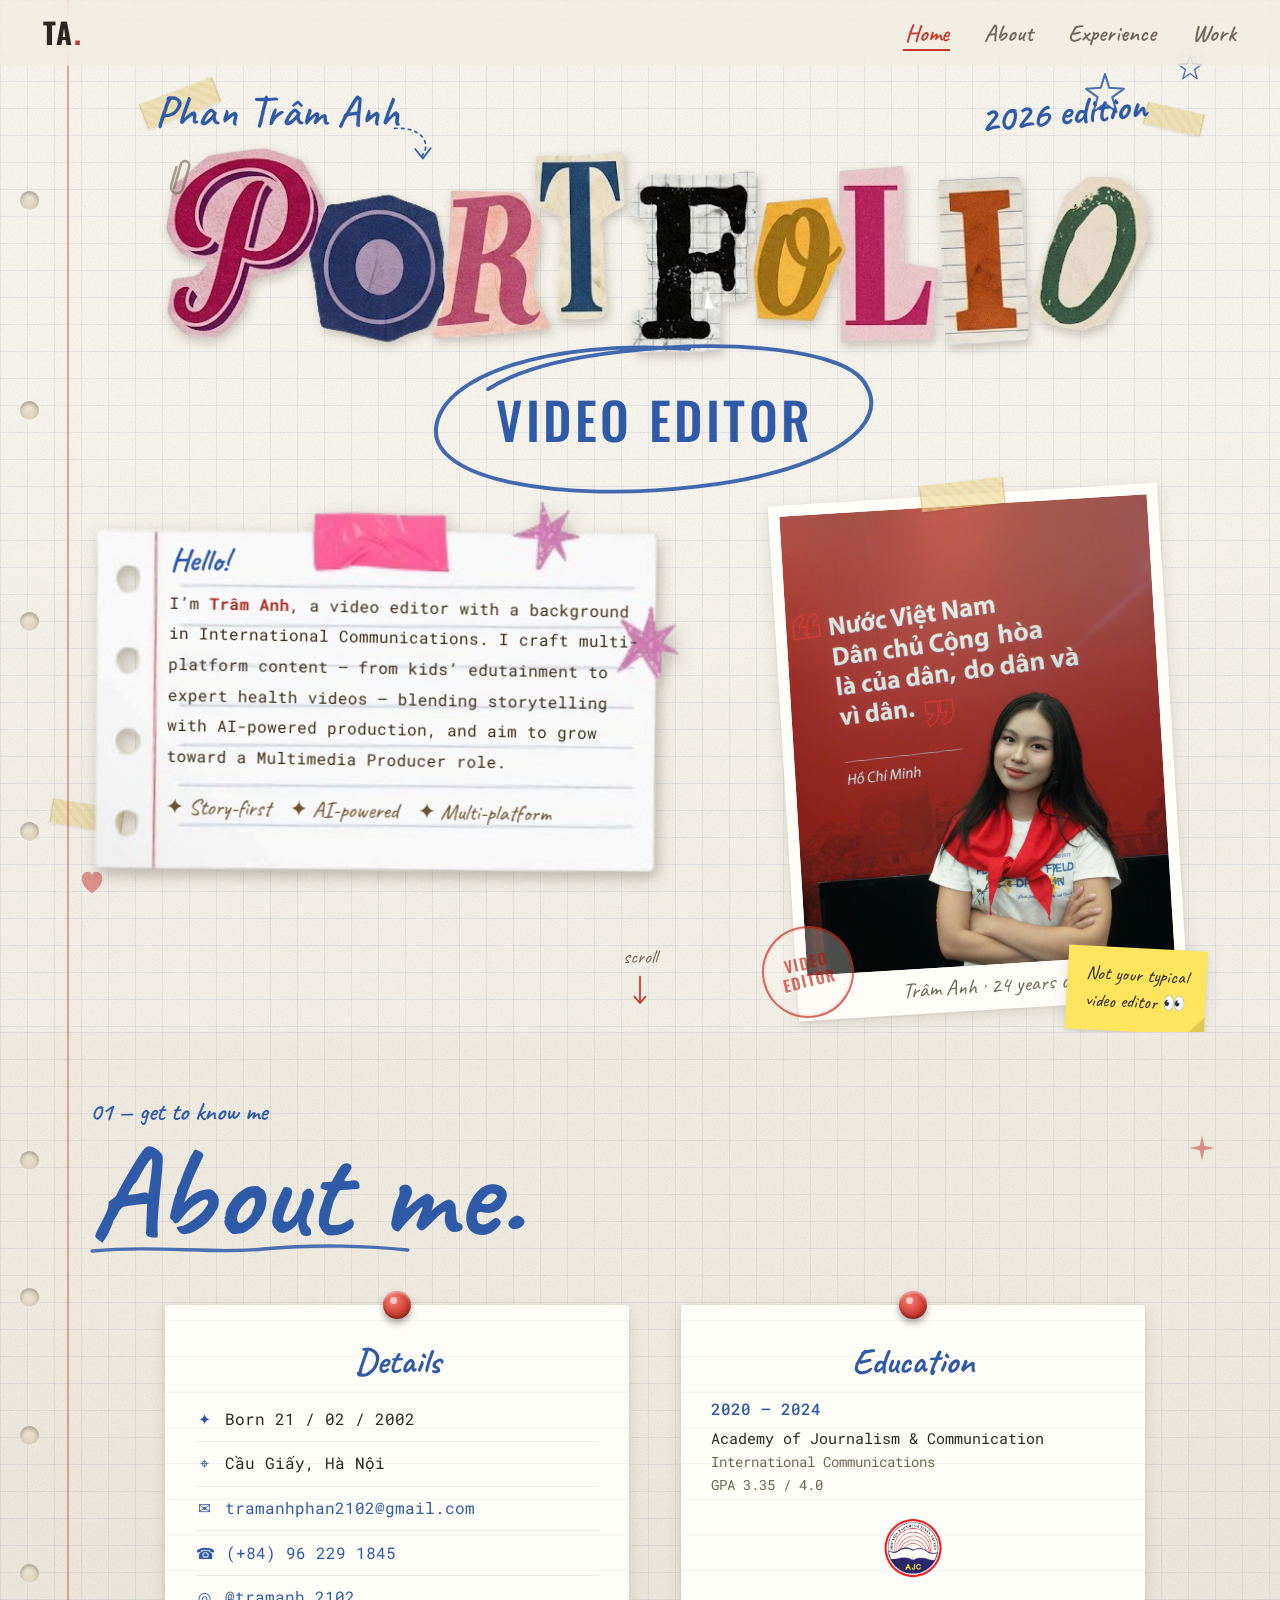
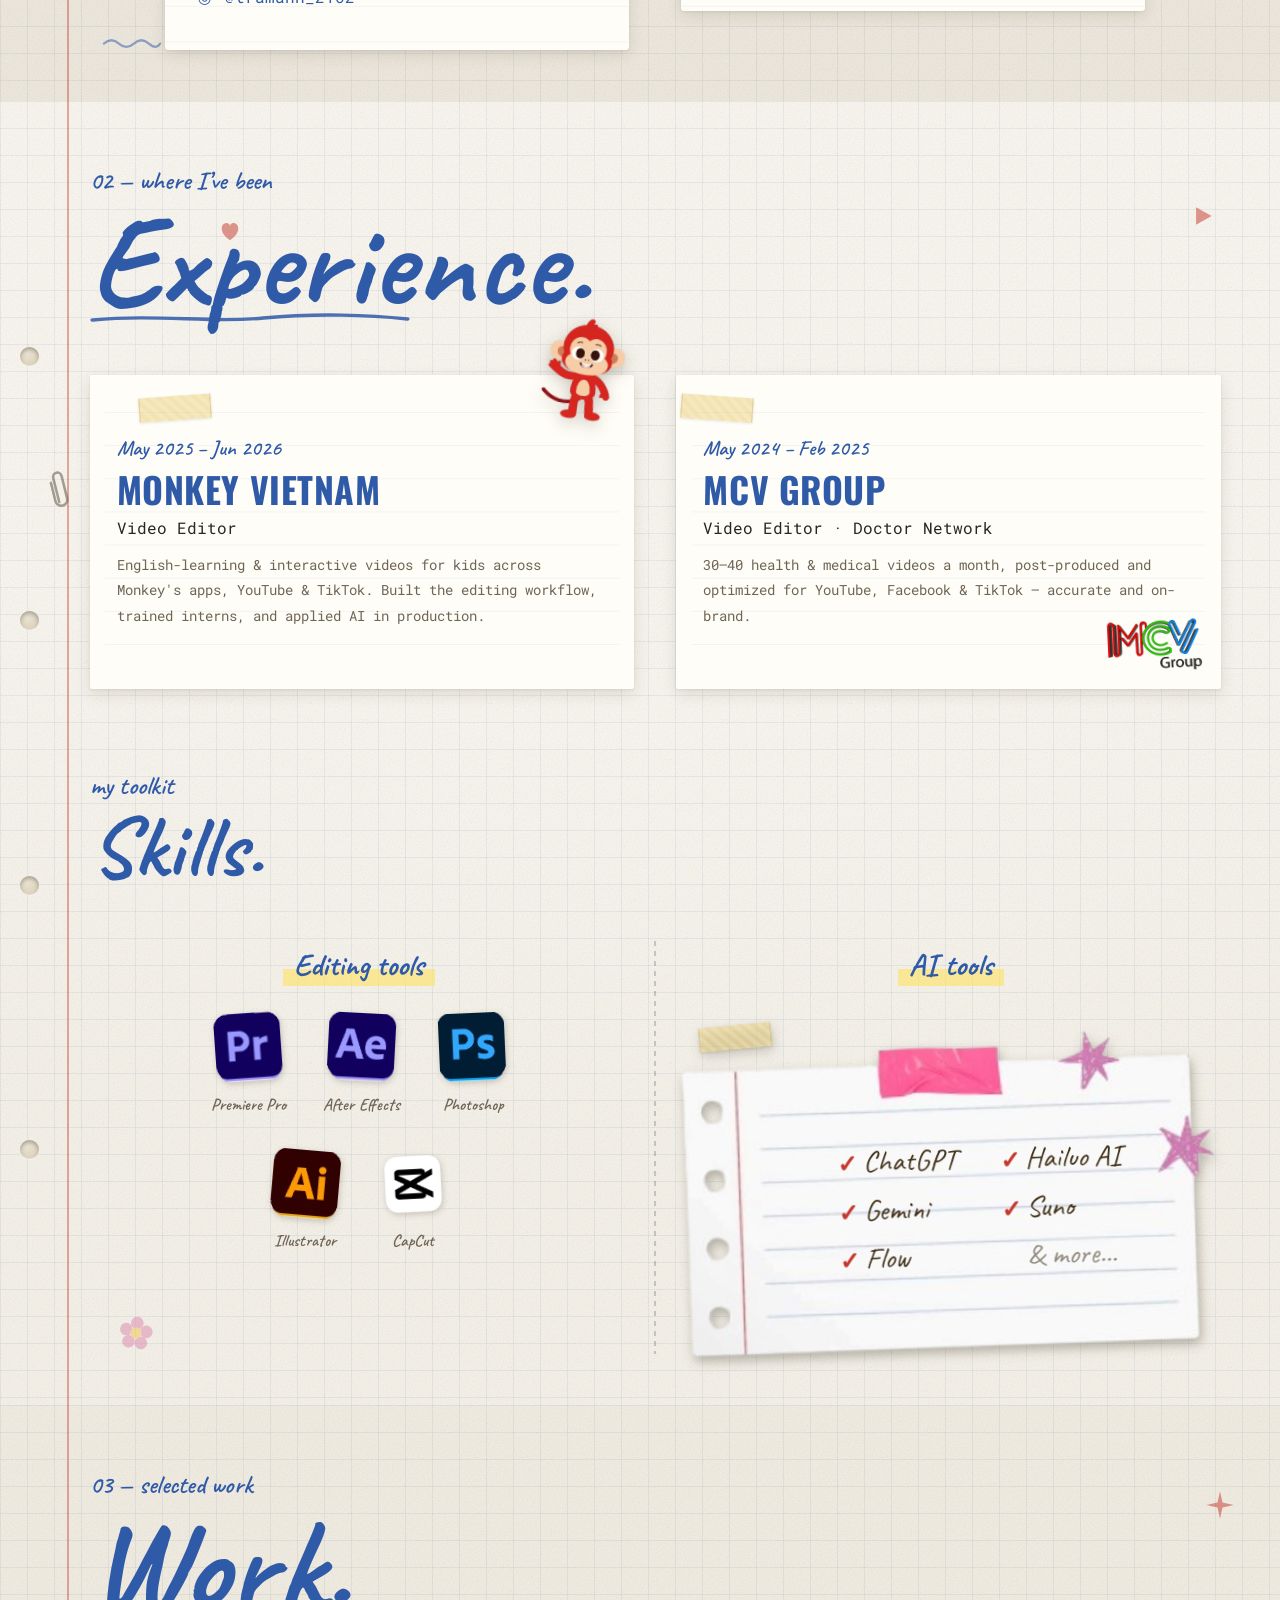
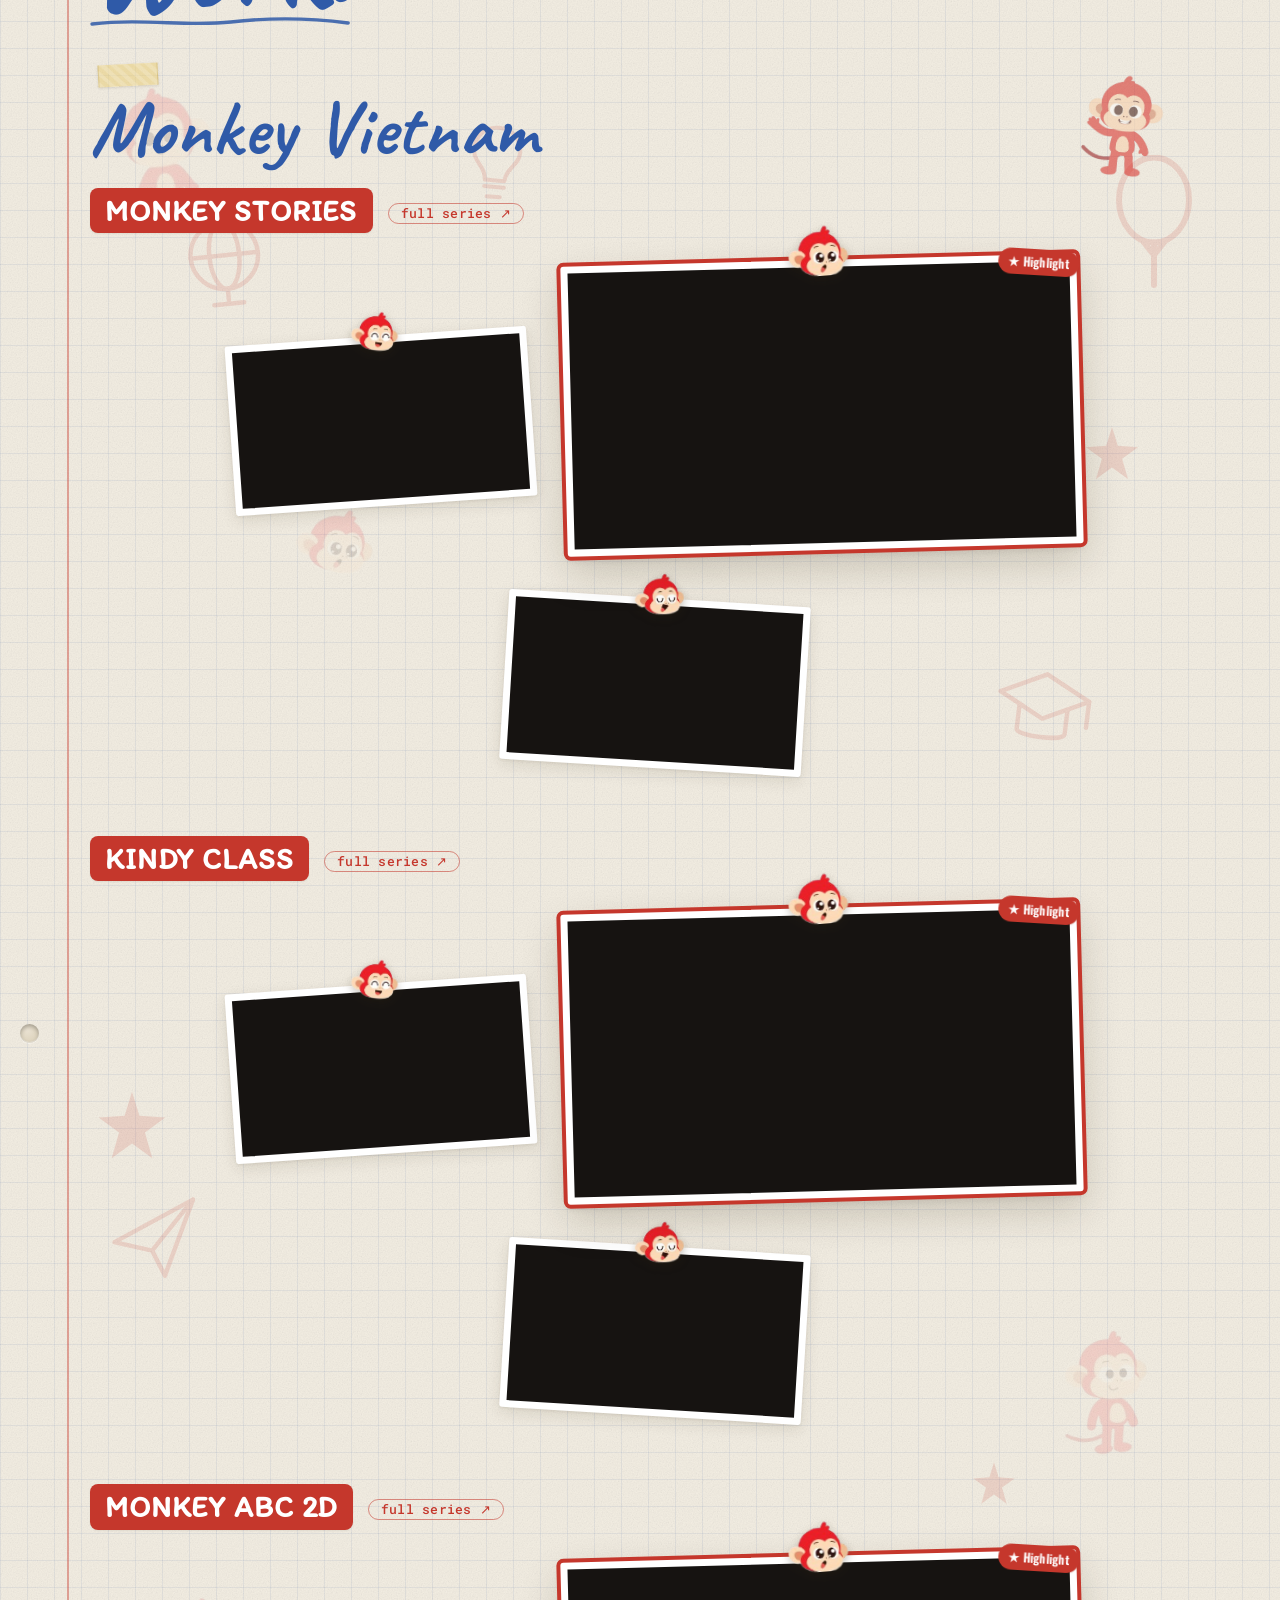
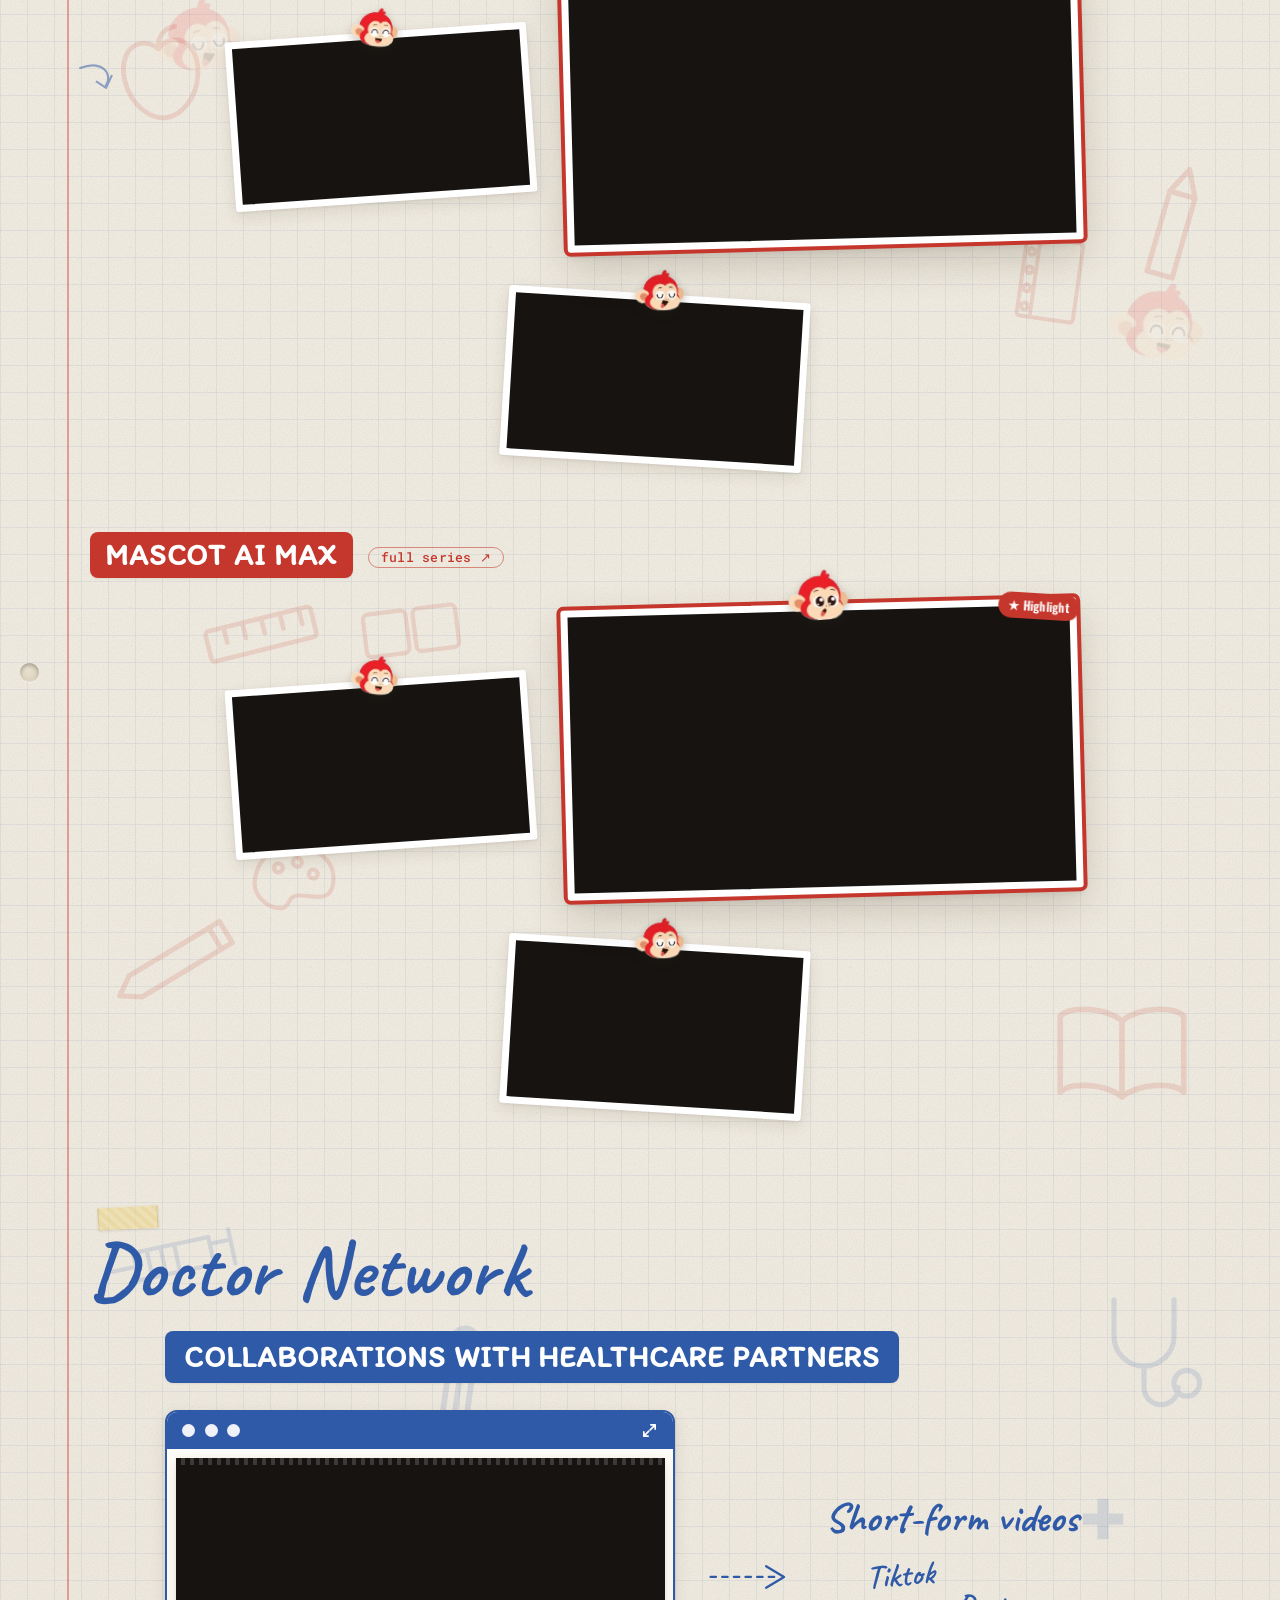
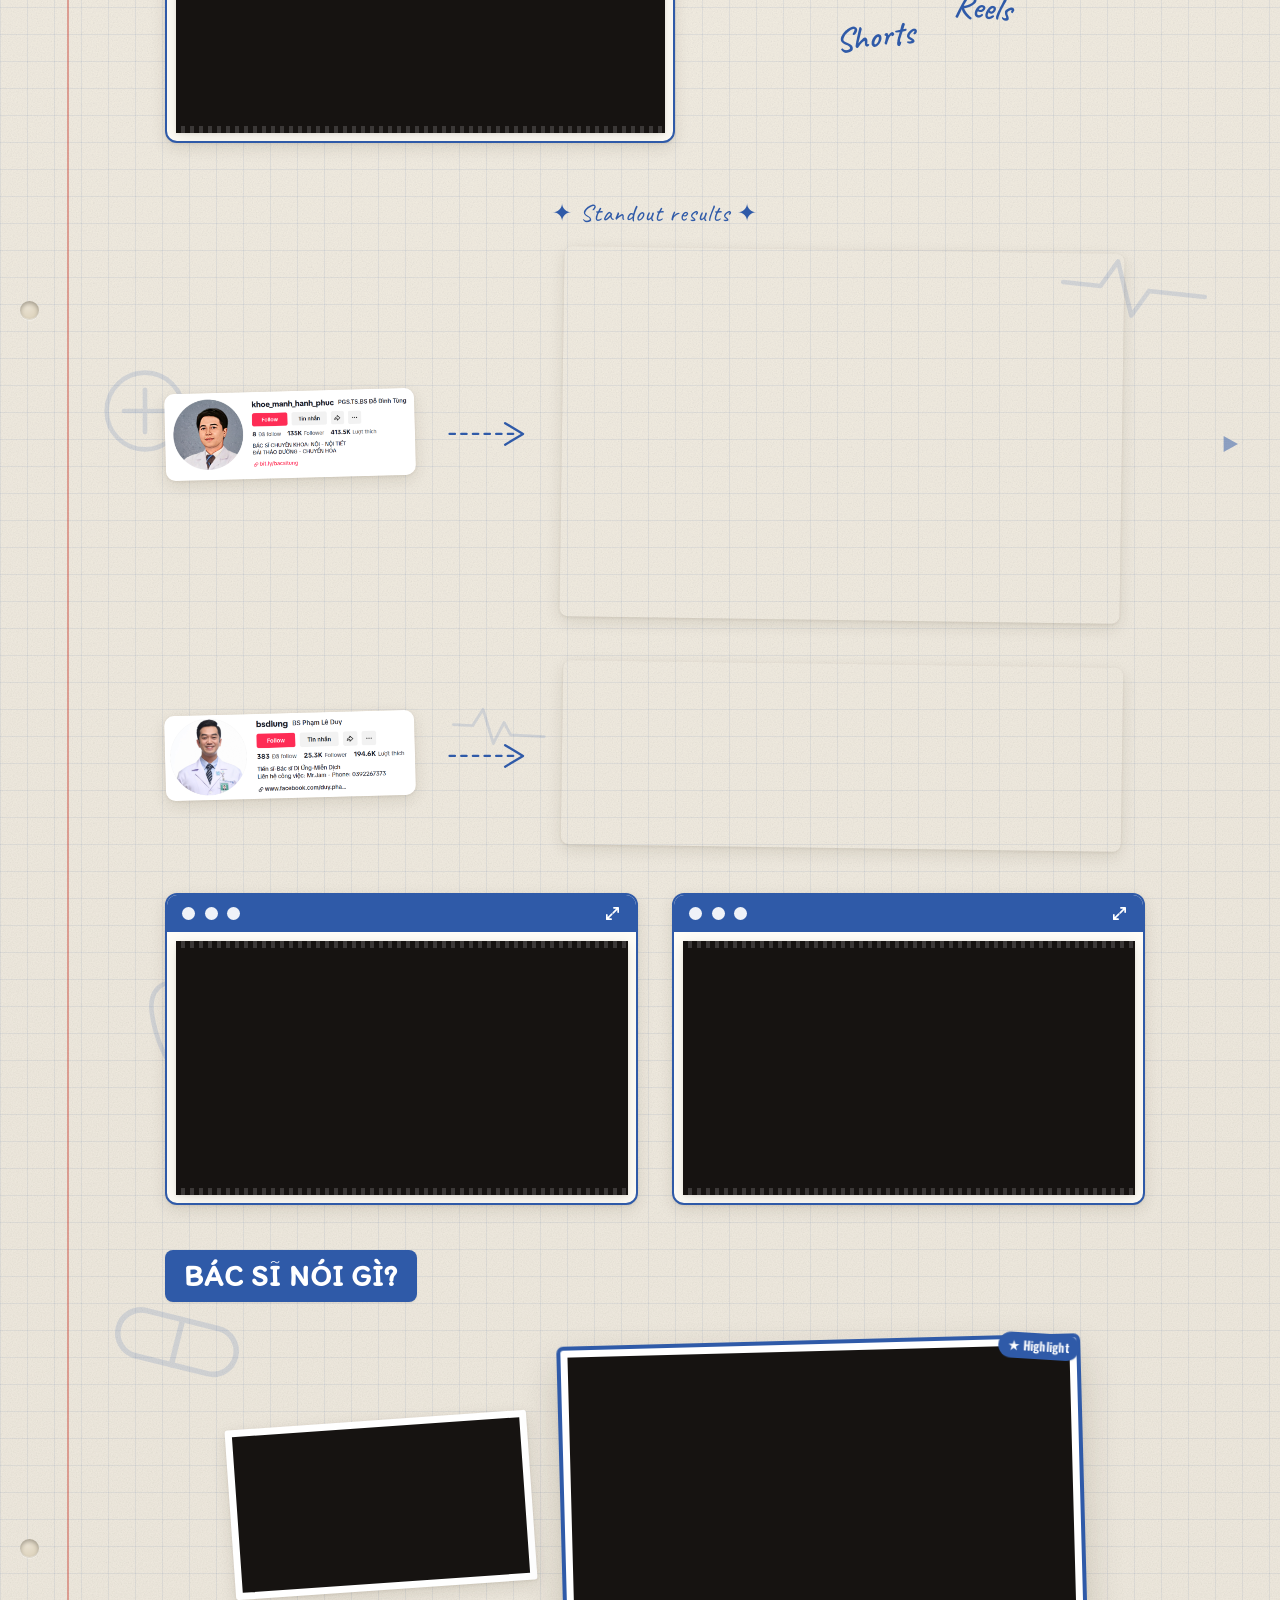
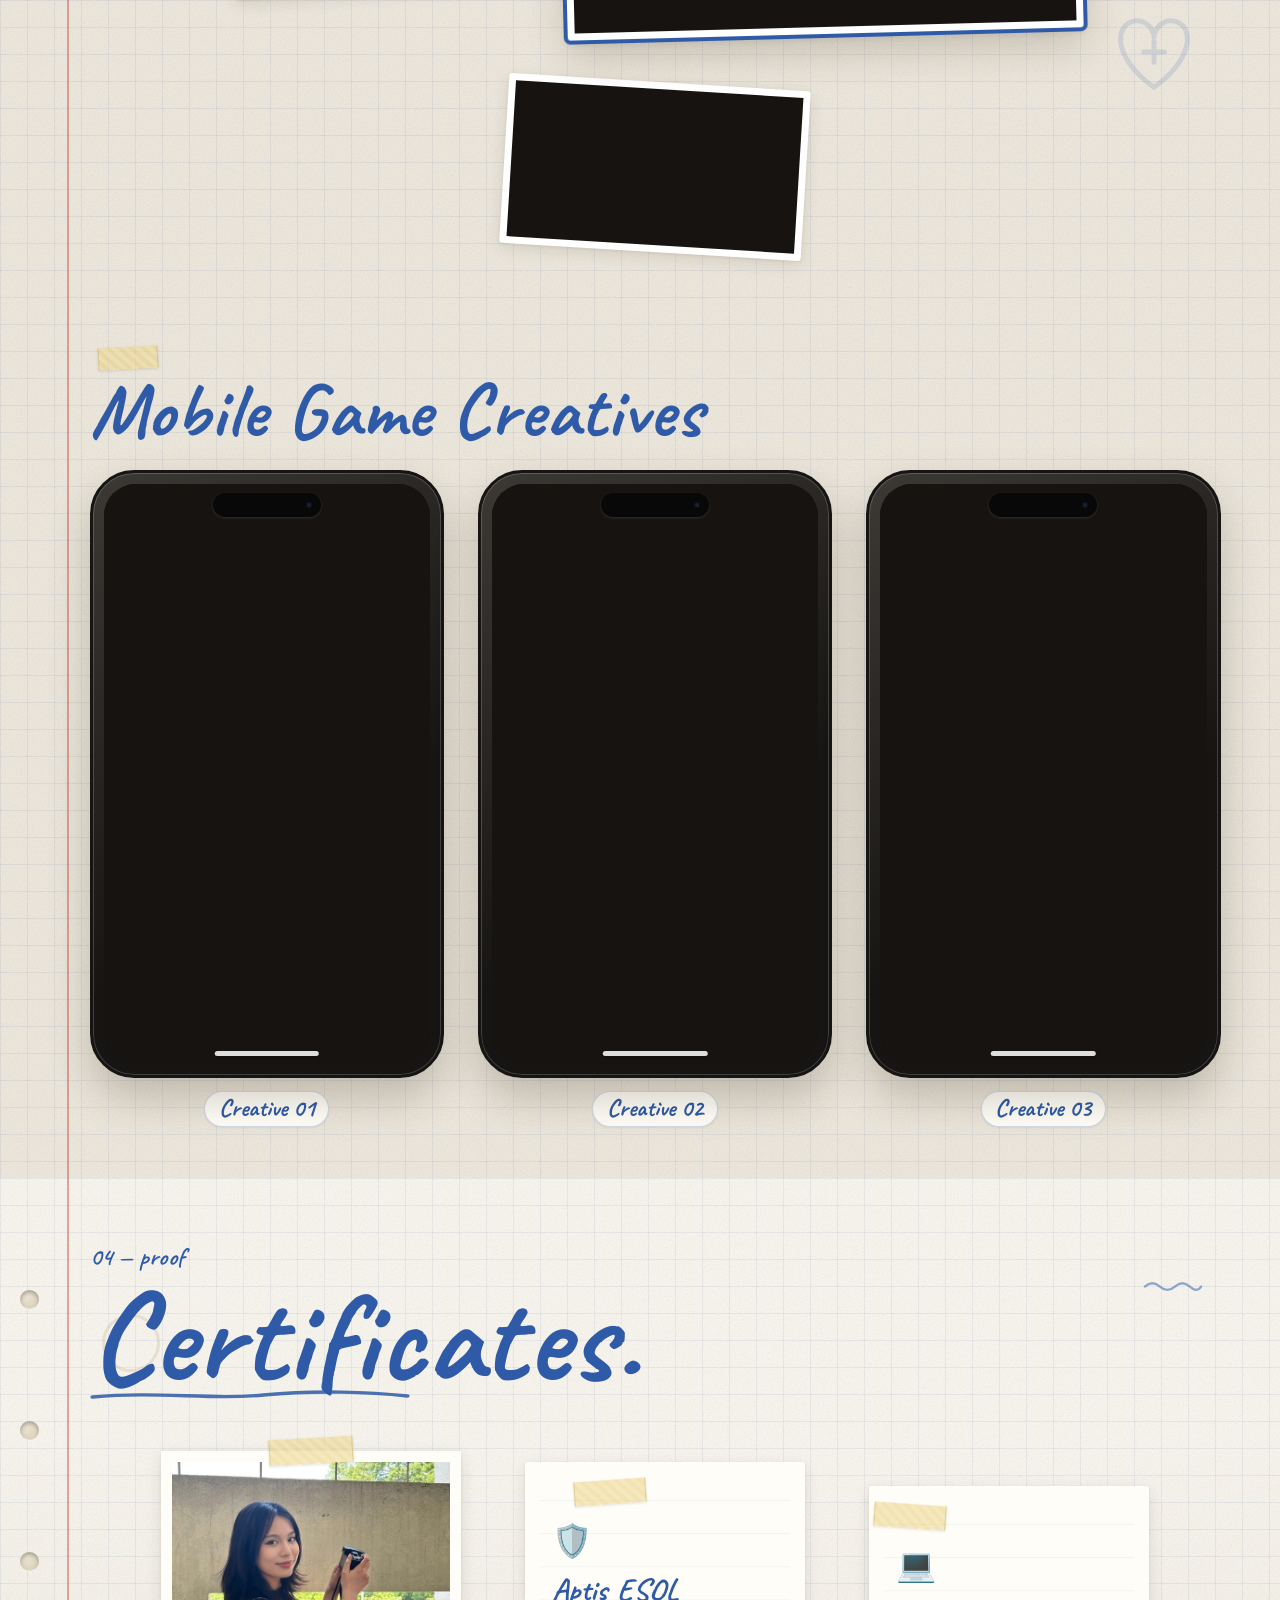
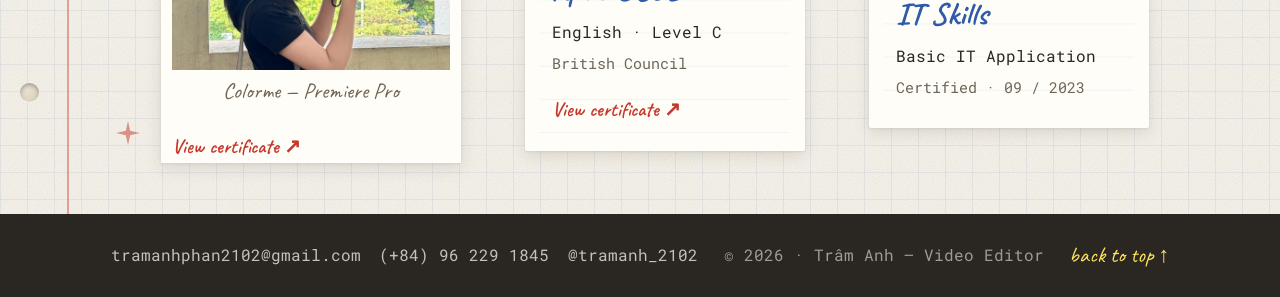
<file: index.html>
<!DOCTYPE html>
<html lang="en">
<head>
  <script>document.documentElement.className += ' js';</script>
  <meta charset="UTF-8">
  <meta name="viewport" content="width=device-width, initial-scale=1.0">
  <title>Trâm Anh · Video Editor — Portfolio 2026</title>
  <meta name="description" content="The portfolio of Trâm Anh — a video editor crafting emotion frame by frame. Showreel, experience and selected work.">
  <meta name="theme-color" content="#f3eddf">

  <link rel="icon" href="favicon.svg" type="image/svg+xml">

  <meta property="og:type" content="website">
  <meta property="og:title" content="Trâm Anh · Video Editor — Portfolio 2026">
  <meta property="og:description" content="The portfolio of Trâm Anh — a video editor crafting emotion frame by frame. Showreel, experience and selected work.">
  <meta property="og:image" content="images/photos/avatar.jpg">
  <meta name="twitter:card" content="summary_large_image">
  <meta name="twitter:title" content="Trâm Anh · Video Editor — Portfolio 2026">
  <meta name="twitter:description" content="A video editor crafting emotion frame by frame.">
  <meta name="twitter:image" content="images/photos/avatar.jpg">

  <link rel="preconnect" href="https://fonts.googleapis.com">
  <link rel="preconnect" href="https://fonts.gstatic.com" crossorigin>
  <link href="https://fonts.googleapis.com/css2?family=Abril+Fatface&family=Anton&family=Archivo+Black&family=Bungee&family=Caveat:wght@400;500;600;700&family=Itim&family=Oswald:wght@300;400;500;600;700&family=Roboto+Mono:wght@400;500&display=swap" rel="stylesheet">
  <link rel="stylesheet" href="style.css">
</head>
<body>

  <div class="scroll-progress" id="scrollProgress" aria-hidden="true"></div>
  <a href="#main" class="skip-link">Skip to content</a>

  <!-- ══ NAV ═══════════════════════════════════════════════════ -->
  <header id="navbar">
    <div class="nav-inner">
      <a href="#hero" class="brand" aria-label="Home">
        <span class="brand-mark">TA</span>
        <span class="brand-dot">.</span>
      </a>
      <nav aria-label="Primary">
        <ul id="navMenu">
          <li><a href="#hero">Home</a></li>
          <li><a href="#about">About</a></li>
          <li><a href="#experience">Experience</a></li>
          <li><a href="#projects">Work</a></li>
        </ul>
      </nav>
      <button class="nav-toggle" id="navToggle" aria-label="Open menu" aria-expanded="false" aria-controls="navMenu">
        <span></span><span></span><span></span>
      </button>
    </div>
  </header>

  <main id="main">

  <!-- ══ COVER ═════════════════════════════════════════════════ -->
  <section id="hero" class="page page--cover">
    <div class="paper-fx" aria-hidden="true">
      <div class="holes"><i></i><i></i><i></i><i></i></div>
      <div class="rule-line"></div>
    </div>

    <!-- scattered decorations -->
    <span class="tape tape--a" aria-hidden="true"></span>
    <span class="tape tape--b" aria-hidden="true"></span>
    <svg class="doodle doodle--star doodle--star-1" viewBox="0 0 40 40" aria-hidden="true"><path d="M20 2 L24 15 L38 16 L27 24 L31 38 L20 30 L9 38 L13 24 L2 16 L16 15 Z"/></svg>
    <svg class="doodle doodle--star doodle--star-2" viewBox="0 0 40 40" aria-hidden="true"><path d="M20 2 L24 15 L38 16 L27 24 L31 38 L20 30 L9 38 L13 24 L2 16 L16 15 Z"/></svg>

    <!-- scrapbook decorations -->
    <span class="tape tape--c" aria-hidden="true"></span>
    <svg class="clip-deco" viewBox="0 0 30 56" style="top:9rem; left:13%; --rot:16deg" aria-hidden="true"><path d="M9 18 V40 a7 7 0 0 0 14 0 V13 a5 5 0 0 0 -10 0 V42"/></svg>
    <span class="decor is-fill" style="bottom:8rem; left:6%; width:30px; --dc:var(--red)" aria-hidden="true"><svg viewBox="0 0 32 30"><path d="M16 27 C1 17 3 4 12 4 C15 4 16 7 16 9 C16 7 17 4 20 4 C29 4 31 17 16 27 Z"/></svg></span>
    <span class="decor is-fill" style="bottom:5rem; right:10%; width:48px; --dc:#dd86ad; transform:rotate(-6deg)" aria-hidden="true"><svg viewBox="0 0 50 50"><circle cx="25" cy="13" r="7.5"/><circle cx="37" cy="22" r="7.5"/><circle cx="32.5" cy="36" r="7.5"/><circle cx="17.5" cy="36" r="7.5"/><circle cx="13" cy="22" r="7.5"/><circle cx="25" cy="25" r="6.5" fill="#f3c44b"/></svg></span>

    <div class="wrap cover-wrap">
      <div class="cover-head">
        <div class="title-lockup">
        <p class="collage-pre handwrite">
          Phan Trâm Anh
          <svg class="doodle doodle--dash" viewBox="0 0 72 46" aria-hidden="true"><path d="M4 6 C 34 4 48 22 36 38"/><path d="M28 30 L37 41 L46 29"/></svg>
        </p>

        <h1 class="cutout cutout--photo" aria-label="Portfolio 2026">
          <img class="portfolio-img" src="images/title/portfolio.png" alt="" aria-hidden="true">
          <span class="year handwrite" aria-hidden="true">2026 edition</span>
        </h1>
        </div>

        <p class="cover-role">
          <span class="circled">video editor<svg class="circle-mark" viewBox="0 0 260 100" preserveAspectRatio="none" aria-hidden="true"><path d="M150 10 C 74 1 16 19 11 48 C 5 79 78 95 152 89 C 228 83 257 57 245 35 C 236 14 172 5 112 10 C 86 12 58 17 40 28"/></svg></span>
        </p>
      </div>

      <div class="cover-body">
        <div class="cover-info">
          <article class="card card--note nb-tilt-r">
            <h3 class="card-label handwrite">Hello!</h3>
            <p class="card-body typewriter">I’m <strong>Trâm Anh</strong>, a video editor with a background in International Communications. I craft multi-platform content — from kids’ edutainment to expert health videos — blending storytelling with AI-powered production, and aim to grow toward a Multimedia Producer role.</p>
            <ul class="trait-list handwrite">
              <li>✦ Story-first</li>
              <li>✦ AI-powered</li>
              <li>✦ Multi-platform</li>
            </ul>
          </article>
        </div>

        <div class="cover-aside">
          <figure class="polaroid polaroid--cover">
            <span class="tape tape--clip" aria-hidden="true"></span>
            <div class="polaroid-img"><img src="images/photos/avatar.jpg" alt="Portrait of Trâm Anh"></div>
            <figcaption class="polaroid-cap handwrite">Trâm Anh · 24 years old</figcaption>
          </figure>

          <div class="sticky sticky--cover">
            <p class="handwrite">Not your typical<br>video editor 👀</p>
          </div>

          <div class="stamp stamp--cover" aria-hidden="true">
            <span>VIDEO<br>EDITOR</span>
          </div>
        </div>
      </div>
    </div>

    <a href="#experience" class="scroll-hint handwrite">
      scroll
      <svg viewBox="0 0 24 40" aria-hidden="true"><path d="M12 2 V34" /><path d="M5 27 L12 35 L19 27"/></svg>
    </a>
  </section>

  <!-- ══ ABOUT ME ══════════════════════════════════════════════ -->
  <section id="about" class="page page--alt">
    <div class="paper-fx" aria-hidden="true">
      <div class="holes"><i></i><i></i><i></i><i></i></div>
      <div class="rule-line"></div>
    </div>

    <span class="decor is-fill" style="top:6rem; right:5%; width:28px; --dc:var(--red)" aria-hidden="true"><svg viewBox="0 0 24 24"><path d="M12 1 L14 10 L23 12 L14 14 L12 23 L10 14 L1 12 L10 10 Z"/></svg></span>
    <span class="decor" style="bottom:3rem; left:8%; width:60px; --dc:var(--blue)" aria-hidden="true"><svg viewBox="0 0 64 14"><path d="M2 7 Q10 0 18 7 T34 7 T50 7 T62 7"/></svg></span>

    <div class="wrap">
      <header class="sec-head reveal">
        <p class="kicker handwrite">01 — get to know me</p>
        <h2 class="sec-title">About me<span class="dot">.</span></h2>
        <svg class="u-mark" viewBox="0 0 240 14" preserveAspectRatio="none" aria-hidden="true"><path d="M2 9 C 50 3 90 12 130 7 S 210 4 238 8"/></svg>
      </header>

      <div class="about-grid">
        <article class="note-card reveal nb-tilt-l">
          <span class="note-pin" aria-hidden="true"></span>
          <h3 class="note-title handwrite">Details</h3>
          <ul class="note-list">
            <li><span class="note-ico" aria-hidden="true">✦</span><span class="typewriter">Born 21 / 02 / 2002</span></li>
            <li><span class="note-ico" aria-hidden="true">⌖</span><span class="typewriter">Cầu Giấy, Hà Nội</span></li>
            <li><span class="note-ico" aria-hidden="true">✉</span><a class="typewriter" href="mailto:tramanhphan2102@gmail.com">tramanhphan2102@gmail.com</a></li>
            <li><span class="note-ico" aria-hidden="true">☎</span><a class="typewriter" href="tel:+84962291845">(+84) 96 229 1845</a></li>
            <li><span class="note-ico" aria-hidden="true">◎</span><a class="typewriter" href="https://www.instagram.com/tramanh_2102" target="_blank" rel="noopener">@tramanh_2102</a></li>
          </ul>
        </article>

        <article class="note-card reveal nb-tilt-r">
          <span class="note-pin" aria-hidden="true"></span>
          <h3 class="note-title handwrite">Education</h3>
          <p class="edu-year typewriter">2020 – 2024</p>
          <p class="edu-school typewriter">Academy of Journalism &amp; Communication</p>
          <p class="edu-major typewriter">International Communications</p>
          <p class="edu-major typewriter">GPA 3.35 / 4.0</p>
          <img class="note-logo" src="images/brand/ajc.png" alt="Academy of Journalism &amp; Communication logo" loading="lazy">
        </article>
      </div>
    </div>
  </section>

  <!-- ══ EXPERIENCE + SKILLS ═══════════════════════════════════ -->
  <section id="experience" class="page">
    <div class="paper-fx" aria-hidden="true">
      <div class="holes"><i></i><i></i><i></i><i></i></div>
      <div class="rule-line"></div>
    </div>

    <span class="decor is-fill" style="top:6rem; right:5%; width:26px; --dc:var(--red)" aria-hidden="true"><svg viewBox="0 0 30 30"><path d="M7 5 L25 15 L7 25 Z"/></svg></span>
    <span class="decor is-fill" style="bottom:4rem; right:7%; width:44px; --dc:var(--blue)" aria-hidden="true"><svg viewBox="0 0 40 16"><circle cx="6" cy="8" r="2.4"/><circle cx="20" cy="8" r="2.4"/><circle cx="34" cy="8" r="2.4"/></svg></span>
    <span class="decor" style="top:42%; left:7%; width:34px" aria-hidden="true"><svg viewBox="0 0 40 40"><path d="M20 20 m -1 0 a 1 1 0 1 0 2 0 a 5 5 0 1 0 -10 0 a 9 9 0 1 0 18 0 a 13 13 0 1 0 -26 0"/></svg></span>
    <svg class="clip-deco" viewBox="0 0 30 56" style="top:28%; left:3.5%; --rot:-14deg" aria-hidden="true"><path d="M9 18 V40 a7 7 0 0 0 14 0 V13 a5 5 0 0 0 -10 0 V42"/></svg>
    <span class="decor is-fill" style="bottom:3rem; left:9%; width:42px; --dc:#dd86ad; transform:rotate(8deg)" aria-hidden="true"><svg viewBox="0 0 50 50"><circle cx="25" cy="13" r="7.5"/><circle cx="37" cy="22" r="7.5"/><circle cx="32.5" cy="36" r="7.5"/><circle cx="17.5" cy="36" r="7.5"/><circle cx="13" cy="22" r="7.5"/><circle cx="25" cy="25" r="6.5" fill="#f3c44b"/></svg></span>
    <span class="decor is-fill" style="top:7rem; left:17%; width:24px; --dc:var(--red)" aria-hidden="true"><svg viewBox="0 0 32 30"><path d="M16 27 C1 17 3 4 12 4 C15 4 16 7 16 9 C16 7 17 4 20 4 C29 4 31 17 16 27 Z"/></svg></span>

    <div class="wrap">
      <header class="sec-head reveal">
        <p class="kicker handwrite">02 — where I’ve been</p>
        <h2 class="sec-title">Experience<span class="dot">.</span></h2>
        <svg class="u-mark" viewBox="0 0 240 14" preserveAspectRatio="none" aria-hidden="true"><path d="M2 9 C 50 3 90 12 130 7 S 210 4 238 8"/></svg>
      </header>

      <ol class="exp-grid">
        <li class="card card--exp card--monkey reveal nb-tilt-l">
          <span class="tape tape--card" aria-hidden="true"></span>
          <span class="exp-date handwrite">May 2025 – Jun 2026</span>
          <h3 class="exp-co">Monkey Vietnam</h3>
          <p class="exp-role typewriter">Video Editor</p>
          <p class="exp-desc typewriter">English-learning &amp; interactive videos for kids across Monkey's apps, YouTube &amp; TikTok. Built the editing workflow, trained interns, and applied AI in production.</p>
          <img class="exp-mascot" src="images/mascot/monkey_max.png" alt="" aria-hidden="true" loading="lazy" decoding="async">
        </li>

        <li class="card card--exp card--mcv reveal nb-tilt-r">
          <span class="tape tape--card tape--card-r" aria-hidden="true"></span>
          <span class="exp-date handwrite">May 2024 – Feb 2025</span>
          <h3 class="exp-co">MCV Group</h3>
          <p class="exp-role typewriter">Video Editor · Doctor Network</p>
          <p class="exp-desc typewriter">30–40 health &amp; medical videos a month, post-produced and optimized for YouTube, Facebook &amp; TikTok — accurate and on-brand.</p>
          <img class="exp-logo" src="images/brand/mcv-logo.png" alt="MCV Group logo" loading="lazy">
        </li>
      </ol>

      <header class="sec-head sec-head--sub reveal">
        <p class="kicker handwrite">my toolkit</p>
        <h2 class="sec-title sec-title--sm">Skills<span class="dot">.</span></h2>
      </header>

      <svg aria-hidden="true" style="position:absolute;width:0;height:0;overflow:hidden"><defs><filter id="sk-rough" x="-8%" y="-8%" width="116%" height="116%"><feTurbulence type="fractalNoise" baseFrequency="0.035" numOctaves="2" result="noise"/><feDisplacementMap in="SourceGraphic" in2="noise" scale="1.8" xChannelSelector="R" yChannelSelector="G"/></filter></defs></svg>

      <div class="skills-wrap reveal">
        <div class="sk-col">
          <p class="sk-group-label handwrite">Editing tools</p>
          <ul class="skills">
            <li class="sk-icon"><span class="sk-sticker sk-img"><img class="sk-logo" src="images/skills/skill-pr.png" alt="" loading="lazy" decoding="async"></span><span class="sk-name handwrite">Premiere Pro</span></li>
            <li class="sk-icon"><span class="sk-sticker sk-img"><img class="sk-logo" src="images/skills/skill-ae.png" alt="" loading="lazy" decoding="async"></span><span class="sk-name handwrite">After Effects</span></li>
            <li class="sk-icon"><span class="sk-sticker sk-img"><img class="sk-logo" src="images/skills/skill-ps.png" alt="" loading="lazy" decoding="async"></span><span class="sk-name handwrite">Photoshop</span></li>
            <li class="sk-icon"><span class="sk-sticker sk-img"><img class="sk-logo" src="images/skills/skill-ai.png" alt="" loading="lazy" decoding="async"></span><span class="sk-name handwrite">Illustrator</span></li>
            <li class="sk-icon"><span class="sk-sticker sk-img"><img class="sk-logo" src="images/skills/capcut-logo.png" alt="" loading="lazy" decoding="async"></span><span class="sk-name handwrite">CapCut</span></li>
          </ul>
        </div>

        <div class="sk-vdivider" aria-hidden="true"></div>

        <div class="sk-col">
          <p class="sk-group-label handwrite">AI tools</p>
          <div class="ai-paper">
            <span class="tape tape--card" aria-hidden="true"></span>
            <div class="ai-cols">
              <ul class="ai-list handwrite">
                <li>ChatGPT</li>
                <li>Gemini</li>
                <li>Flow</li>
              </ul>
              <ul class="ai-list handwrite">
                <li>Hailuo AI</li>
                <li>Suno</li>
                <li class="ai-more">&amp; more…</li>
              </ul>
            </div>
          </div>
        </div>
      </div>
    </div>
  </section>

  <!-- ══ WORK ══════════════════════════════════════════════════ -->
  <section id="projects" class="page page--alt">
    <div class="paper-fx" aria-hidden="true">
      <div class="holes"><i></i><i></i><i></i><i></i></div>
      <div class="rule-line"></div>
    </div>

    <span class="decor is-fill" style="top:5rem; right:3.5%; width:30px; --dc:var(--red)" aria-hidden="true"><svg viewBox="0 0 24 24"><path d="M12 1 L14 10 L23 12 L14 14 L12 23 L10 14 L1 12 L10 10 Z"/></svg></span>
    <span class="decor" style="top:30%; left:6%; width:46px; --dc:var(--blue); transform:rotate(-12deg)" aria-hidden="true"><svg viewBox="0 0 52 44"><path d="M6 8 C 32 4 42 22 30 34"/><path d="M21 27 L30 36 L39 24"/></svg></span>
    <span class="decor is-fill" style="top:62%; right:3%; width:24px; --dc:var(--blue)" aria-hidden="true"><svg viewBox="0 0 30 30"><path d="M7 5 L25 15 L7 25 Z"/></svg></span>
    <span class="decor" style="bottom:6%; left:8%; width:60px" aria-hidden="true"><svg viewBox="0 0 64 14"><path d="M2 7 Q10 0 18 7 T34 7 T50 7 T62 7"/></svg></span>

    <div class="wrap">
      <header class="sec-head reveal">
        <p class="kicker handwrite">03 — selected work</p>
        <h2 class="sec-title">Work<span class="dot">.</span></h2>
        <svg class="u-mark" viewBox="0 0 240 14" preserveAspectRatio="none" aria-hidden="true"><path d="M2 9 C 50 3 90 12 130 7 S 210 4 238 8"/></svg>
      </header>

      <!-- Monkey Vietnam -->
      <article class="proj proj--monkey reveal">
        <img class="proj-mascot" src="images/mascot/monkey_max.png" alt="" aria-hidden="true" loading="lazy" decoding="async">

        <span class="proj-bg" style="top:.5rem; left:1%; width:118px; transform:rotate(-8deg)" aria-hidden="true"><img src="images/mascot/max-1.png" alt="" loading="lazy" decoding="async"></span>
        <span class="proj-bg" style="top:4.5rem; right:1.5%; width:100px; color:var(--red)" aria-hidden="true"><svg viewBox="0 0 40 56"><ellipse cx="20" cy="18" rx="14" ry="17"/><path d="M20 35 V52"/><path d="M16 35 L20 40 L24 35"/></svg></span>
        <span class="proj-bg" style="bottom:7rem; left:1.5%; width:140px; transform:rotate(14deg); color:var(--red)" aria-hidden="true"><svg viewBox="0 0 64 64"><path d="M14 50 L44 20 L52 28 L22 58 L12 60 Z"/><path d="M44 20 L48 16 L56 24 L52 28"/></svg></span>
        <span class="proj-bg" style="bottom:1.5rem; right:2%; width:152px; color:var(--red)" aria-hidden="true"><svg viewBox="0 0 64 48"><path d="M32 10 C24 4 10 4 6 8 V40 C10 36 24 36 32 42 C40 36 54 36 58 40 V8 C54 4 40 4 32 10 Z"/><path d="M32 10 V42"/></svg></span>
        <span class="proj-bg is-fill" style="top:38%; left:.5%; width:74px; color:var(--red)" aria-hidden="true"><svg viewBox="0 0 40 40"><path d="M20 2 L24 15 L38 16 L27 24 L31 38 L20 30 L9 38 L13 24 L2 16 L16 15 Z"/></svg></span>
        <span class="proj-bg" style="bottom:29%; right:1%; width:104px; transform:rotate(6deg)" aria-hidden="true"><img src="images/mascot/max-6.png" alt="" loading="lazy" decoding="async"></span>
        <span class="proj-bg" style="top:58%; left:2%; width:98px; transform:rotate(-6deg); color:var(--red)" aria-hidden="true"><svg viewBox="0 0 48 52"><path d="M24 14 C16 6 4 12 6 28 C8 42 18 48 24 48 C30 48 40 42 42 28 C44 12 32 6 24 14 Z"/><path d="M24 14 C24 8 28 4 33 4"/></svg></span>
        <span class="proj-bg is-fill" style="top:13%; right:7%; width:58px; color:var(--red)" aria-hidden="true"><svg viewBox="0 0 40 40"><path d="M20 2 L24 15 L38 16 L27 24 L31 38 L20 30 L9 38 L13 24 L2 16 L16 15 Z"/></svg></span>
        <span class="proj-bg" style="bottom:40%; left:5.5%; width:92px; transform:rotate(-10deg)" aria-hidden="true"><img src="images/mascot/max-9.png" alt="" loading="lazy" decoding="async"></span>
        <span class="proj-bg" style="top:47%; right:6%; width:96px; transform:rotate(-5deg)" aria-hidden="true"><img src="images/mascot/max-3.png" alt="" loading="lazy" decoding="async"></span>
        <span class="proj-bg" style="top:16%; left:18%; width:86px; transform:rotate(9deg)" aria-hidden="true"><img src="images/mascot/max-11.png" alt="" loading="lazy" decoding="async"></span>
        <span class="proj-bg" style="top:8rem; left:8%; width:90px; transform:rotate(-6deg); color:var(--red)" aria-hidden="true"><svg viewBox="0 0 48 52"><circle cx="24" cy="22" r="18"/><ellipse cx="24" cy="22" rx="8" ry="18"/><path d="M6 22 H42"/><path d="M24 40 V46 M16 48 H32"/></svg></span>
        <span class="proj-bg" style="top:22%; right:11%; width:104px; transform:rotate(7deg); color:var(--red)" aria-hidden="true"><svg viewBox="0 0 56 44"><path d="M28 6 L52 18 L28 30 L4 18 Z"/><path d="M15 24 V37 C15 41 41 41 41 37 V24"/><path d="M52 18 V32"/></svg></span>
        <span class="proj-bg" style="bottom:18%; left:10%; width:116px; transform:rotate(-14deg); color:var(--red)" aria-hidden="true"><svg viewBox="0 0 60 24"><rect x="2" y="4" width="56" height="16" rx="2"/><path d="M12 4 V12 M22 4 V12 M32 4 V12 M42 4 V12 M52 4 V12"/></svg></span>
        <span class="proj-bg" style="top:66%; right:12%; width:80px; transform:rotate(8deg); color:var(--red)" aria-hidden="true"><svg viewBox="0 0 48 56"><rect x="10" y="4" width="34" height="48" rx="2"/><path d="M18 4 V52"/><circle cx="14" cy="13" r="2"/><circle cx="14" cy="24" r="2"/><circle cx="14" cy="35" r="2"/><circle cx="14" cy="46" r="2"/></svg></span>
        <span class="proj-bg" style="top:2.5rem; left:33%; width:66px; transform:rotate(5deg); color:var(--red)" aria-hidden="true"><svg viewBox="0 0 40 52"><path d="M20 4 C10 4 6 12 6 18 C6 26 14 28 14 36 H26 C26 28 34 26 34 18 C34 12 30 4 20 4 Z"/><path d="M14 40 H26 M16 46 H24"/></svg></span>
        <span class="proj-bg" style="bottom:8%; left:14%; width:92px; transform:rotate(10deg); color:var(--red)" aria-hidden="true"><svg viewBox="0 0 52 48"><path d="M26 4 C10 4 4 16 4 26 C4 36 14 42 22 40 C26 39 24 34 28 32 C34 29 48 34 48 22 C48 11 40 4 26 4 Z"/><circle cx="16" cy="18" r="2.5"/><circle cx="26" cy="13" r="2.5"/><circle cx="36" cy="18" r="2.5"/></svg></span>
        <span class="proj-bg" style="top:42%; left:1.5%; width:96px; transform:rotate(-4deg); color:var(--red)" aria-hidden="true"><svg viewBox="0 0 52 48"><path d="M4 24 L48 4 L30 44 L24 30 Z"/><path d="M48 4 L24 30"/></svg></span>
        <span class="proj-bg" style="bottom:32%; right:2%; width:48px; transform:rotate(16deg); color:var(--red)" aria-hidden="true"><svg viewBox="0 0 22 56"><path d="M11 2 L17 14 V52 H5 V14 Z"/><path d="M5 14 H17"/></svg></span>
        <span class="proj-bg" style="top:80%; left:24%; width:100px; transform:rotate(-7deg); color:var(--red)" aria-hidden="true"><svg viewBox="0 0 56 30"><rect x="2" y="3" width="24" height="24" rx="3"/><rect x="30" y="3" width="24" height="24" rx="3"/></svg></span>
        <span class="proj-bg is-fill" style="top:52%; right:18%; width:46px; color:var(--red)" aria-hidden="true"><svg viewBox="0 0 40 40"><path d="M20 2 L24 15 L38 16 L27 24 L31 38 L20 30 L9 38 L13 24 L2 16 L16 15 Z"/></svg></span>

        <div class="proj-head">
          <span class="tape tape--proj" aria-hidden="true"></span>
          <h3 class="proj-title">Monkey Vietnam</h3>
        </div>

        <div class="proj-row">
          <h4 class="proj-row-label handwrite"><span class="row-box">Monkey Stories</span><a href="https://youtube.com/playlist?list=PL4GGPeAnR8-1NMilPvxJzo4D5iICJ4MRy" target="_blank" rel="noopener" class="proj-row-link">full series ↗</a></h4>
          <div class="hl-grid">
            <button class="film film-h film--hl" data-yt="bolpQqrtwVM" aria-label="Play Monkey Stories highlight"><img class="film-thumb" src="https://i.ytimg.com/vi/bolpQqrtwVM/hqdefault.jpg" alt="" loading="lazy"><span class="film-play" aria-hidden="true"></span></button>
            <button class="film film-h" data-yt="JADclpk_2f8" aria-label="Play Monkey Stories video 2"><img class="film-thumb" src="https://i.ytimg.com/vi/JADclpk_2f8/hqdefault.jpg" alt="" loading="lazy"><span class="film-play" aria-hidden="true"></span></button>
            <button class="film film-h" data-yt="DmzypCuWMbY" aria-label="Play Monkey Stories video 3"><img class="film-thumb" src="https://i.ytimg.com/vi/DmzypCuWMbY/hqdefault.jpg" alt="" loading="lazy"><span class="film-play" aria-hidden="true"></span></button>
          </div>
        </div>

        <div class="proj-row">
          <h4 class="proj-row-label handwrite"><span class="row-box">Kindy Class</span><a href="https://youtube.com/playlist?list=PLBenLueNRtqc" target="_blank" rel="noopener" class="proj-row-link">full series ↗</a></h4>
          <div class="hl-grid">
            <button class="film film-h film--hl" data-yt="qAxK-mvKF9Y" aria-label="Play Kindy Class highlight"><img class="film-thumb" src="https://i.ytimg.com/vi/qAxK-mvKF9Y/hqdefault.jpg" alt="" loading="lazy"><span class="film-play" aria-hidden="true"></span></button>
            <button class="film film-h" data-yt="NIuSIbDUegI" aria-label="Play Kindy Class video 2"><img class="film-thumb" src="https://i.ytimg.com/vi/NIuSIbDUegI/hqdefault.jpg" alt="" loading="lazy"><span class="film-play" aria-hidden="true"></span></button>
            <button class="film film-h" data-yt="lAwimzgjeO4" aria-label="Play Kindy Class video 3"><img class="film-thumb" src="https://i.ytimg.com/vi/lAwimzgjeO4/hqdefault.jpg" alt="" loading="lazy"><span class="film-play" aria-hidden="true"></span></button>
          </div>
        </div>

        <div class="proj-row">
          <h4 class="proj-row-label handwrite"><span class="row-box">Monkey ABC 2D</span><a href="https://youtube.com/playlist?list=PLdelPBESpfL8" target="_blank" rel="noopener" class="proj-row-link">full series ↗</a></h4>
          <div class="hl-grid">
            <button class="film film-h film--hl" data-yt="sbwbQtb8Szw" aria-label="Play Monkey ABC 2D highlight"><img class="film-thumb" src="https://i.ytimg.com/vi/sbwbQtb8Szw/hqdefault.jpg" alt="" loading="lazy"><span class="film-play" aria-hidden="true"></span></button>
            <button class="film film-h" data-yt="cjiPDdpeUg0" aria-label="Play Monkey ABC 2D video 2"><img class="film-thumb" src="https://i.ytimg.com/vi/cjiPDdpeUg0/hqdefault.jpg" alt="" loading="lazy"><span class="film-play" aria-hidden="true"></span></button>
            <button class="film film-h" data-yt="xlJTFT7UlIE" aria-label="Play Monkey ABC 2D video 3"><img class="film-thumb" src="https://i.ytimg.com/vi/xlJTFT7UlIE/hqdefault.jpg" alt="" loading="lazy"><span class="film-play" aria-hidden="true"></span></button>
          </div>
        </div>

        <div class="proj-row">
          <h4 class="proj-row-label handwrite"><span class="row-box">Mascot AI Max</span><a href="https://youtube.com/playlist?list=PLPfG3HRO-ocY" target="_blank" rel="noopener" class="proj-row-link">full series ↗</a></h4>
          <div class="hl-grid">
            <button class="film film-h film--hl" data-yt="TmaQz2sDQqE" aria-label="Play Mascot AI Max highlight"><img class="film-thumb" src="https://i.ytimg.com/vi/TmaQz2sDQqE/hqdefault.jpg" alt="" loading="lazy"><span class="film-play" aria-hidden="true"></span></button>
            <button class="film film-h" data-yt="T5kTiebsP7Y" aria-label="Play Mascot AI Max video 2"><img class="film-thumb" src="https://i.ytimg.com/vi/T5kTiebsP7Y/hqdefault.jpg" alt="" loading="lazy"><span class="film-play" aria-hidden="true"></span></button>
            <button class="film film-h" data-yt="zkqvpy6iRf4" aria-label="Play Mascot AI Max video 3"><img class="film-thumb" src="https://i.ytimg.com/vi/zkqvpy6iRf4/hqdefault.jpg" alt="" loading="lazy"><span class="film-play" aria-hidden="true"></span></button>
          </div>
        </div>
      </article>

      <!-- MCV Group -->
      <article class="proj proj--mcv reveal">
        <span class="proj-bg" style="top:.5rem; left:1.5%; width:140px; transform:rotate(-12deg); color:var(--blue)" aria-hidden="true"><svg viewBox="0 0 80 32"><path d="M2 16 H14"/><path d="M16 8 H60 V24 H16 Z"/><path d="M60 12 H72"/><path d="M72 6 V26"/><path d="M24 8 V24 M32 8 V24 M40 8 V24"/></svg></span>
        <span class="proj-bg" style="top:4rem; right:1.5%; width:120px; color:var(--blue)" aria-hidden="true"><svg viewBox="0 0 56 60"><path d="M14 5 V22 a14 14 0 0 0 28 0 V5"/><path d="M28 36 V46 a8 8 0 0 0 16 0"/><circle cx="48" cy="44" r="6"/></svg></span>
        <span class="proj-bg" style="top:33%; left:.8%; width:92px; color:var(--blue)" aria-hidden="true"><svg viewBox="0 0 48 48"><circle cx="24" cy="24" r="20"/><path d="M24 13 V35 M13 24 H35"/></svg></span>
        <span class="proj-bg" style="top:28%; right:1%; width:150px; transform:rotate(6deg); color:var(--blue)" aria-hidden="true"><svg viewBox="0 0 80 40"><path d="M2 20 H22 L30 6 L40 34 L48 20 H78"/></svg></span>
        <span class="proj-bg" style="bottom:22%; left:2%; width:130px; transform:rotate(14deg); color:var(--blue)" aria-hidden="true"><svg viewBox="0 0 56 32"><rect x="2" y="6" width="52" height="20" rx="10"/><path d="M28 6 V26"/></svg></span>
        <span class="proj-bg" style="bottom:8%; right:1.5%; width:100px; color:var(--blue)" aria-hidden="true"><svg viewBox="0 0 48 44"><path d="M24 40 C2 24 6 8 16 8 C20 8 24 12 24 16 C24 12 28 8 32 8 C42 8 46 24 24 40 Z"/><path d="M24 18 V28 M19 23 H29"/></svg></span>
        <span class="proj-bg" style="top:60%; left:5%; width:84px; transform:rotate(-8deg); color:var(--blue)" aria-hidden="true"><svg viewBox="0 0 44 52"><path d="M22 6 C12 0 4 6 4 18 C4 30 8 48 14 48 C18 48 18 36 22 36 C26 36 26 48 30 48 C36 48 40 30 40 18 C40 6 32 0 22 6 Z"/></svg></span>
        <span class="proj-bg is-fill" style="top:12%; right:8%; width:54px; color:var(--blue)" aria-hidden="true"><svg viewBox="0 0 48 48"><path d="M19 6 H29 V19 H42 V29 H29 V42 H19 V29 H6 V19 H19 Z"/></svg></span>
        <span class="proj-bg" style="bottom:36%; right:6%; width:112px; transform:rotate(-6deg); color:var(--blue)" aria-hidden="true"><svg viewBox="0 0 80 32"><path d="M2 16 H14"/><path d="M16 8 H60 V24 H16 Z"/><path d="M60 12 H72"/><path d="M72 6 V26"/><path d="M24 8 V24 M32 8 V24 M40 8 V24"/></svg></span>
        <span class="proj-bg" style="top:6rem; left:30%; width:58px; transform:rotate(8deg); color:var(--blue)" aria-hidden="true"><svg viewBox="0 0 24 56"><rect x="7" y="2" width="10" height="40" rx="5"/><circle cx="12" cy="46" r="8"/><path d="M12 16 V44"/></svg></span>
        <span class="proj-bg" style="bottom:40%; left:13%; width:60px; transform:rotate(-18deg); color:var(--blue)" aria-hidden="true"><svg viewBox="0 0 56 30"><rect x="2" y="7" width="52" height="16" rx="8"/><path d="M28 7 V23"/><circle cx="14" cy="15" r="1.6"/><circle cx="42" cy="15" r="1.6"/><circle cx="20" cy="11" r="1.6"/><circle cx="36" cy="19" r="1.6"/></svg></span>
        <span class="proj-bg" style="top:48%; left:32%; width:96px; transform:rotate(3deg); color:var(--blue)" aria-hidden="true"><svg viewBox="0 0 80 40"><path d="M2 20 H18 L26 6 L36 34 L44 16 L50 26 H78"/></svg></span>
        <span class="proj-bg is-fill" style="bottom:14%; left:34%; width:40px; color:var(--blue)" aria-hidden="true"><svg viewBox="0 0 48 48"><path d="M19 6 H29 V19 H42 V29 H29 V42 H19 V29 H6 V19 H19 Z"/></svg></span>

        <div class="proj-head">
          <span class="tape tape--proj" aria-hidden="true"></span>
          <h3 class="proj-title">Doctor Network</h3>
        </div>

        <h4 class="mcv-left-title"><span>Collaborations with healthcare partners</span></h4>

        <div class="proj-row partner-row">
          <div class="partner-intro">
            <div class="browser partner-video">
              <div class="browser-bar" aria-hidden="true">
                <span class="browser-dot"></span><span class="browser-dot"></span><span class="browser-dot"></span>
                <svg class="browser-expand" viewBox="0 0 24 24" aria-hidden="true"><path d="M14 4 H20 V10 M20 4 L13 11 M10 20 H4 V14 M4 20 L11 13"/></svg>
              </div>
              <div class="browser-body">
                <button class="film film-h" data-yt="7dCyfLD-haU" aria-label="Play MCV partner showcase video"><img class="film-thumb" src="https://i.ytimg.com/vi/7dCyfLD-haU/hqdefault.jpg" alt="" loading="lazy"><span class="film-play" aria-hidden="true"></span></button>
              </div>
            </div>
            <svg class="partner-arrow" viewBox="0 0 96 40" aria-hidden="true"><path d="M4 20 H80" stroke-dasharray="6 7"/><path d="M66 8 L86 20 L66 32"/></svg>
            <div class="partner-heading shortform">
              <p class="sf-head handwrite">Short-form videos</p>
              <span class="sf-tag handwrite" style="top:3.1rem; left:2.4rem; --r:-4deg">Tiktok</span>
              <span class="sf-tag handwrite" style="top:5rem; left:7.6rem; --r:6deg">Reels</span>
              <span class="sf-tag handwrite" style="top:6.7rem; left:.6rem; --r:-7deg">Shorts</span>
            </div>
          </div>

          <p class="proj-note proj-note--center handwrite">✦ Standout results ✦</p>
          <div class="partner-grid">
            <div class="partner-pair">
              <img class="partner-profile" src="images/projects/2.png" alt="Partner channel — Assoc. Prof. Dr. Đỗ Đình Tùng" loading="lazy" decoding="async">
              <svg class="partner-arrow" viewBox="0 0 96 40" aria-hidden="true"><path d="M4 20 H80" stroke-dasharray="6 7"/><path d="M66 8 L86 20 L66 32"/></svg>
              <img class="partner-result" src="images/projects/1.png" alt="Partner's video results" loading="lazy" decoding="async">
            </div>
            <div class="partner-pair">
              <img class="partner-profile" src="images/projects/4.png" alt="Partner channel — Dr. Phạm Lê Duy" loading="lazy" decoding="async">
              <svg class="partner-arrow" viewBox="0 0 96 40" aria-hidden="true"><path d="M4 20 H80" stroke-dasharray="6 7"/><path d="M66 8 L86 20 L66 32"/></svg>
              <img class="partner-result" src="images/projects/3.png" alt="Partner's video results" loading="lazy" decoding="async">
            </div>
          </div>
        </div>

        <div class="proj-row">
          <div class="video-pair">
            <div class="browser">
              <div class="browser-bar" aria-hidden="true">
                <span class="browser-dot"></span><span class="browser-dot"></span><span class="browser-dot"></span>
                <svg class="browser-expand" viewBox="0 0 24 24" aria-hidden="true"><path d="M14 4 H20 V10 M20 4 L13 11 M10 20 H4 V14 M4 20 L11 13"/></svg>
              </div>
              <div class="browser-body">
                <button class="film film-h" data-yt="AnFE_XLIDwE" aria-label="Play partner video — RHM TW"><img class="film-thumb" src="https://i.ytimg.com/vi/AnFE_XLIDwE/hqdefault.jpg" alt="" loading="lazy"><span class="film-play" aria-hidden="true"></span></button>
              </div>
            </div>
            <div class="browser">
              <div class="browser-bar" aria-hidden="true">
                <span class="browser-dot"></span><span class="browser-dot"></span><span class="browser-dot"></span>
                <svg class="browser-expand" viewBox="0 0 24 24" aria-hidden="true"><path d="M14 4 H20 V10 M20 4 L13 11 M10 20 H4 V14 M4 20 L11 13"/></svg>
              </div>
              <div class="browser-body">
                <button class="film film-h" data-yt="fLRg3Di6xtQ" aria-label="Play partner video — Mắt Ánh Sáng"><img class="film-thumb" src="https://i.ytimg.com/vi/fLRg3Di6xtQ/hqdefault.jpg" alt="" loading="lazy"><span class="film-play" aria-hidden="true"></span></button>
              </div>
            </div>
          </div>
        </div>

        <h4 class="mcv-left-title"><span>Bác sĩ nói gì?</span></h4>
        <div class="proj-row">
          <div class="hl-grid">
            <button class="film film-h film--hl" data-yt="AjtnM93slIo" aria-label="Play Bác sĩ nói gì highlight"><img class="film-thumb" src="https://i.ytimg.com/vi/AjtnM93slIo/hqdefault.jpg" alt="" loading="lazy"><span class="film-play" aria-hidden="true"></span></button>
            <button class="film film-h" data-yt="NNQIdhiJg2w" aria-label="Play Bác sĩ nói gì video 2"><img class="film-thumb" src="https://i.ytimg.com/vi/NNQIdhiJg2w/hqdefault.jpg" alt="" loading="lazy"><span class="film-play" aria-hidden="true"></span></button>
            <button class="film film-h" data-yt="EPiyKf0Kk3w" aria-label="Play Bác sĩ nói gì video 3"><img class="film-thumb" src="https://i.ytimg.com/vi/EPiyKf0Kk3w/hqdefault.jpg" alt="" loading="lazy"><span class="film-play" aria-hidden="true"></span></button>
          </div>
        </div>
      </article>

      <!-- Mobile Game Creatives -->
      <article class="proj reveal">
        <div class="proj-head">
          <span class="tape tape--proj" aria-hidden="true"></span>
          <h3 class="proj-title">Mobile Game Creatives</h3>
        </div>

        <div class="game-grid">
          <figure class="game-card">
            <div class="game-phone">
              <span class="game-phone-island" aria-hidden="true"></span>
              <div class="game-phone-screen">
              <button class="film film-v" data-drive="1XJ5Vj5McoCqVA55DplNWllUKLbaoBmcg" aria-label="Play mobile game creative video 1"><img class="film-thumb" src="https://drive.google.com/thumbnail?id=1XJ5Vj5McoCqVA55DplNWllUKLbaoBmcg&amp;sz=w1000" alt="" loading="lazy"><span class="film-play" aria-hidden="true"></span></button>
              </div>
              <span class="game-phone-home" aria-hidden="true"></span>
            </div>
            <figcaption class="game-caption handwrite">Creative 01</figcaption>
          </figure>

          <figure class="game-card">
            <div class="game-phone">
              <span class="game-phone-island" aria-hidden="true"></span>
              <div class="game-phone-screen">
              <button class="film film-v" data-drive="1GC0wcLFOT4OU6cpLdZ0VsKp556tBj4OE" aria-label="Play mobile game creative video 2"><img class="film-thumb" src="https://drive.google.com/thumbnail?id=1GC0wcLFOT4OU6cpLdZ0VsKp556tBj4OE&amp;sz=w1000" alt="" loading="lazy"><span class="film-play" aria-hidden="true"></span></button>
              </div>
              <span class="game-phone-home" aria-hidden="true"></span>
            </div>
            <figcaption class="game-caption handwrite">Creative 02</figcaption>
          </figure>

          <figure class="game-card">
            <div class="game-phone">
              <span class="game-phone-island" aria-hidden="true"></span>
              <div class="game-phone-screen">
              <button class="film film-v" data-drive="1u46XBm5JpoI4g5vjKHeAFFAVhzgoGEvD" aria-label="Play mobile game creative video 3"><img class="film-thumb" src="https://drive.google.com/thumbnail?id=1u46XBm5JpoI4g5vjKHeAFFAVhzgoGEvD&amp;sz=w1000" alt="" loading="lazy"><span class="film-play" aria-hidden="true"></span></button>
              </div>
              <span class="game-phone-home" aria-hidden="true"></span>
            </div>
            <figcaption class="game-caption handwrite">Creative 03</figcaption>
          </figure>
        </div>
      </article>
    </div>
  </section>

  <!-- ══ CERTIFICATES ══════════════════════════════════════════ -->
  <section id="certificates" class="page">
    <div class="paper-fx" aria-hidden="true">
      <div class="holes"><i></i><i></i><i></i><i></i></div>
      <div class="rule-line"></div>
    </div>

    <span class="decor" style="top:6rem; right:6%; width:60px; --dc:var(--blue)" aria-hidden="true"><svg viewBox="0 0 64 14"><path d="M2 7 Q10 0 18 7 T34 7 T50 7 T62 7"/></svg></span>
    <span class="decor is-fill" style="bottom:4rem; left:9%; width:26px; --dc:var(--red)" aria-hidden="true"><svg viewBox="0 0 24 24"><path d="M12 1 L14 10 L23 12 L14 14 L12 23 L10 14 L1 12 L10 10 Z"/></svg></span>
    <span class="decor d-coffee" style="top:8rem; left:8%; width:58px; height:58px" aria-hidden="true"></span>

    <div class="wrap">
      <header class="sec-head reveal">
        <p class="kicker handwrite">04 — proof</p>
        <h2 class="sec-title">Certificates<span class="dot">.</span></h2>
        <svg class="u-mark" viewBox="0 0 240 14" preserveAspectRatio="none" aria-hidden="true"><path d="M2 9 C 50 3 90 12 130 7 S 210 4 238 8"/></svg>
      </header>

      <div class="certs-row">
        <figure class="polaroid polaroid--cert reveal nb-tilt-l">
          <span class="tape tape--clip" aria-hidden="true"></span>
          <div class="polaroid-img"><img src="images/photos/cert-premiere.jpg" alt="Colorme Premiere Pro certificate"></div>
          <figcaption class="polaroid-cap handwrite">Colorme — Premiere Pro</figcaption>
          <a href="https://colorme.vn/digitalcertificate/99251" target="_blank" rel="noopener" class="cert-link handwrite">View certificate ↗</a>
        </figure>

        <article class="card card--cert reveal nb-tilt-r">
          <span class="tape tape--card" aria-hidden="true"></span>
          <span class="cert-ico" aria-hidden="true">🛡️</span>
          <h3 class="card-label handwrite">Aptis ESOL</h3>
          <p class="card-body typewriter">English · Level C</p>
          <p class="card-body card-body--sm typewriter">British Council</p>
          <a href="https://drive.google.com/file/d/1mWtkD02EnrhCUsIniarRz54sF5w0omEk/view?usp=sharing" target="_blank" rel="noopener" class="cert-link handwrite">View certificate ↗</a>
        </article>

        <article class="card card--cert reveal nb-tilt-l">
          <span class="tape tape--card tape--card-r" aria-hidden="true"></span>
          <span class="cert-ico" aria-hidden="true">💻</span>
          <h3 class="card-label handwrite">IT Skills</h3>
          <p class="card-body typewriter">Basic IT Application</p>
          <p class="card-body card-body--sm typewriter">Certified · 09 / 2023</p>
        </article>
      </div>
    </div>
  </section>

  </main>

  <!-- ══ FOOTER ════════════════════════════════════════════════ -->
  <footer class="footer">
    <span class="footer-contact typewriter">
      <a href="mailto:tramanhphan2102@gmail.com">tramanhphan2102@gmail.com</a>
      <a href="tel:+84962291845">(+84) 96 229 1845</a>
      <a href="https://www.instagram.com/tramanh_2102" target="_blank" rel="noopener">@tramanh_2102</a>
    </span>
    <span class="typewriter">© 2026 · Trâm Anh — Video Editor</span>
    <a href="#hero" class="footer-top handwrite">back to top ↑</a>
  </footer>

  <script src="script.js"></script>
</body>
</html>
</file>
<file: style.css>
/* ═══════════════════════════════════════════════════════════════
   Trâm Anh · Portfolio — notebook / scrapbook system
   ═══════════════════════════════════════════════════════════════ */

/* ─── Design tokens ─────────────────────────────────────────── */
:root {
  /* paper */
  --paper:      #faf7f0;
  --paper-2:    #f3eee3;
  --paper-deep: #e9e1d1;
  --grid:       rgba(64, 104, 168, .085);
  --grid-sz:    27px;

  /* ink */
  --ink:        #2a2622;
  --ink-soft:   #6f6555;
  --ink-faint:  #9a8e79;

  /* accents */
  --red:        #c5372c;
  --red-deep:   #a82d24;
  --blue:       #2f5aa8;
  --rule:       rgba(197, 55, 44, .42);

  /* marks */
  --hl:         rgba(255, 226, 92, .58);
  --tape:       rgba(233, 206, 120, .55);
  --tape-edge:  rgba(176, 144, 58, .28);
  --pink:       #ffdedc;
  --yellow:     #ffe45e;

  --white:      #fffdf7;

  /* elevation */
  --sh-1: 0 1px 2px rgba(45, 33, 12, .07);
  --sh-2: 0 5px 16px rgba(45, 33, 12, .11), 0 1px 3px rgba(45, 33, 12, .08);
  --sh-3: 0 16px 42px rgba(45, 33, 12, .20), 0 4px 10px rgba(45, 33, 12, .10);

  --ease: cubic-bezier(.22, .7, .25, 1);
  --t:    .3s var(--ease);

  --wrap: 1300px;
}

/* ─── Reset ─────────────────────────────────────────────────── */
*, *::before, *::after { margin: 0; padding: 0; box-sizing: border-box; }
html { scroll-behavior: smooth; -webkit-text-size-adjust: 100%; font-size: 17px; }

body {
  font-family: 'Itim', system-ui, sans-serif;
  font-size: 1rem;
  line-height: 1.6;
  color: var(--ink);
  background: var(--paper);
  overflow-x: hidden;
  text-rendering: optimizeLegibility;
  -webkit-font-smoothing: antialiased;
}

a   { color: inherit; }
img { display: block; max-width: 100%; }
ul, ol { list-style: none; }

::selection { background: var(--yellow); color: var(--ink); }

:focus-visible {
  outline: 2.5px solid var(--blue);
  outline-offset: 3px;
  border-radius: 2px;
}

section[id] { scroll-margin-top: 4.5rem; }

@media (prefers-reduced-motion: reduce) {
  html { scroll-behavior: auto; }
  *, *::before, *::after {
    animation-duration: .001ms !important;
    animation-iteration-count: 1 !important;
    transition-duration: .001ms !important;
  }
}

/* ─── Font helpers ──────────────────────────────────────────── */
.handwrite  { font-family: 'Caveat', cursive; }
.typewriter { font-family: 'Roboto Mono', monospace; }
.hl {
  background: linear-gradient(transparent 58%, var(--hl) 58%, var(--hl) 92%, transparent 92%);
  padding: 0 .12em;
  -webkit-box-decoration-break: clone;
  box-decoration-break: clone;
}

/* ─── Skip link ─────────────────────────────────────────────── */
.skip-link {
  position: fixed; top: 8px; left: 8px; z-index: 1000;
  background: var(--ink); color: var(--paper);
  padding: .5rem .9rem; border-radius: 4px;
  font-family: 'Roboto Mono', monospace; font-size: .8rem;
  transform: translateY(-150%);
  transition: transform var(--t);
}
.skip-link:focus { transform: translateY(0); }

/* ─── Scroll progress ───────────────────────────────────────── */
.scroll-progress {
  position: fixed; inset: 0 auto auto 0;
  height: 3px; width: 0;
  background: linear-gradient(90deg, var(--red), var(--red-deep));
  z-index: 600;
  transition: width .12s linear;
}

/* ─── Nav ───────────────────────────────────────────────────── */
#navbar {
  position: fixed; inset: 0 0 auto 0; z-index: 500;
  transition: background var(--t), box-shadow var(--t), border-color var(--t);
  background: rgba(243, 237, 223, .55);
  backdrop-filter: blur(10px) saturate(1.1);
  -webkit-backdrop-filter: blur(10px) saturate(1.1);
  border-bottom: 1.5px solid transparent;
}
#navbar.scrolled {
  background: rgba(243, 237, 223, .94);
  border-bottom-color: rgba(197, 55, 44, .22);
  box-shadow: 0 3px 18px rgba(45, 33, 12, .08);
}
.nav-inner {
  max-width: var(--wrap); margin: 0 auto;
  display: flex; align-items: center; justify-content: space-between;
  padding: .55rem clamp(1.1rem, 4vw, 2.5rem);
}
.brand {
  display: inline-flex; align-items: baseline;
  font-family: 'Oswald', sans-serif; font-weight: 700;
  font-size: 1.7rem; letter-spacing: .06em;
  text-decoration: none; color: var(--ink);
  transition: transform var(--t);
}
.brand:hover { transform: rotate(-3deg); }
.brand-dot { color: var(--red); }

#navMenu { display: flex; gap: clamp(.9rem, 2.5vw, 1.9rem); }
#navMenu a {
  font-family: 'Caveat', cursive; font-weight: 600;
  font-size: 1.4rem; color: var(--ink-soft);
  text-decoration: none; position: relative;
  padding: .15rem .1rem;
  transition: color var(--t);
}
#navMenu a::after {
  content: ""; position: absolute; left: 0; right: 0; bottom: -1px;
  height: 2px; background: var(--red);
  transform: scaleX(0); transform-origin: left;
  transition: transform var(--t);
}
#navMenu a:hover,
#navMenu a.is-active { color: var(--red); }
#navMenu a:hover::after,
#navMenu a.is-active::after { transform: scaleX(1); }

.nav-toggle {
  display: none; flex-direction: column; gap: 5px;
  background: none; border: none; cursor: pointer; padding: 6px;
}
.nav-toggle span {
  display: block; width: 24px; height: 2px; border-radius: 2px;
  background: var(--ink);
  transition: transform var(--t), opacity var(--t);
}
.nav-toggle.is-open span:nth-child(1) { transform: translateY(7px) rotate(45deg); }
.nav-toggle.is-open span:nth-child(2) { opacity: 0; }
.nav-toggle.is-open span:nth-child(3) { transform: translateY(-7px) rotate(-45deg); }

/* ─── Page (the paper) ──────────────────────────────────────── */
.page {
  position: relative;
  padding:
    clamp(3.5rem, 6vh, 5rem)
    clamp(1.25rem, 5vw, 3.5rem)
    clamp(3rem, 5vh, 4.5rem)
    clamp(3rem, 7vw, 5.5rem);
  background-color: var(--paper);
  background-image:
    linear-gradient(var(--grid) 1px, transparent 1px),
    linear-gradient(90deg, var(--grid) 1px, transparent 1px);
  background-size: var(--grid-sz) var(--grid-sz);
  overflow: hidden;
}
.page--alt { background-color: var(--paper-2); }

/* soft inner vignette + desaturated paper grain */
.page::after {
  content: ""; position: absolute; inset: 0; z-index: 0; pointer-events: none;
  background:
    radial-gradient(125% 85% at 50% -5%, transparent 62%, rgba(80, 60, 25, .045) 100%),
    url("data:image/svg+xml,%3Csvg xmlns='http://www.w3.org/2000/svg' width='180' height='180'%3E%3Cfilter id='n'%3E%3CfeTurbulence type='fractalNoise' baseFrequency='0.8' numOctaves='2' stitchTiles='stitch'/%3E%3CfeColorMatrix type='saturate' values='0'/%3E%3C/filter%3E%3Crect width='100%25' height='100%25' filter='url(%23n)' opacity='0.32'/%3E%3C/svg%3E");
  background-blend-mode: multiply;
  opacity: .55;
  mix-blend-mode: multiply;
}

.wrap { position: relative; z-index: 2; max-width: var(--wrap); margin: 0 auto; }

/* paper chrome: holes + margin rule */
.paper-fx { position: absolute; inset: 0; z-index: 1; pointer-events: none; }
.rule-line {
  position: absolute; top: 0; bottom: 0;
  left: clamp(2.2rem, 5.2vw, 4.1rem); width: 2px;
  background: var(--rule);
}
.holes {
  position: absolute; top: 0; bottom: 0;
  left: clamp(.6rem, 1.8vw, 1.2rem);
  display: flex; flex-direction: column; justify-content: space-evenly;
}
.holes i {
  width: 19px; height: 19px; border-radius: 50%;
  background: radial-gradient(circle at 40% 35%, var(--paper-deep), #d8cdb4);
  box-shadow:
    inset 0 2px 4px rgba(0, 0, 0, .28),
    inset 0 -1px 1px rgba(255, 255, 255, .5),
    0 1px 0 rgba(255, 255, 255, .35);
}

/* ─── Reveal ────────────────────────────────────────────────── */
.reveal { transition: opacity .7s var(--ease), transform .7s var(--ease); }
.js .reveal { opacity: 0; transform: translateY(26px); }
.reveal.visible { opacity: 1; transform: none; }

/* ─── Section heads ─────────────────────────────────────────── */
.sec-head { position: relative; margin-bottom: clamp(2rem, 5vw, 3.25rem); width: fit-content; }
.sec-head--sub { margin-top: clamp(3rem, 6vw, 4.5rem); }

.kicker {
  font-size: 1.5rem; font-weight: 600; color: var(--blue);
  letter-spacing: .01em; margin-bottom: .15rem;
  display: flex; align-items: center; gap: .4rem;
}
.sec-title {
  font-family: 'Caveat', cursive; font-weight: 700;
  font-size: clamp(3.6rem, 10vw, 7.8rem);
  line-height: .9; letter-spacing: .005em; color: var(--blue);
}
.sec-title--sm { font-size: clamp(3rem, 7vw, 5rem); }
.dot { color: var(--blue); }

.u-mark {
  position: absolute; left: 0; bottom: -.35rem;
  width: min(100%, 320px); height: 14px;
  fill: none; stroke: var(--blue); stroke-width: 3.4;
  stroke-linecap: round; opacity: .85;
}

/* ─── Doodles ───────────────────────────────────────────────── */
.doodle { position: absolute; pointer-events: none; }
.doodle--star {
  fill: none; stroke: var(--blue); stroke-width: 2; stroke-linejoin: round;
  opacity: .85; animation: twinkle 3.5s var(--ease) infinite;
}
.doodle--star-1 { width: 42px; top: clamp(3.5rem, 8vh, 6rem);  right: clamp(7%, 12vw, 14%); animation-delay: 0s; }
.doodle--star-2 { width: 26px; top: clamp(2.8rem, 6vh, 4.5rem); right: clamp(3%, 6vw, 7%);  animation-delay: .8s; }
@keyframes twinkle { 0%, 100% { transform: rotate(-8deg) scale(1); opacity: .85; } 50% { transform: rotate(4deg) scale(1.14); opacity: 1; } }
.doodle--arrow {
  position: relative; width: 56px; height: 28px; top: .25em; margin-left: .3rem;
  display: inline-block; vertical-align: middle;
  fill: none; stroke: var(--blue); stroke-width: 2.4;
  stroke-linecap: round; stroke-linejoin: round;
}

/* ─── Tape ──────────────────────────────────────────────────── */
.tape {
  display: block; position: absolute;
  background:
    repeating-linear-gradient(45deg, rgba(255,255,255,.18) 0 4px, transparent 4px 8px),
    var(--tape);
  border-inline: 1px solid var(--tape-edge);
  box-shadow: 0 1px 3px rgba(45, 33, 12, .12);
}
.tape--a { top: clamp(4.5rem, 10vh, 6.8rem); left: 11%; width: 78px; height: 26px; transform: rotate(-21deg); }
.tape--b { top: clamp(5.5rem, 12vh, 8rem); right: 6%; width: 58px; height: 22px; transform: rotate(13deg); }
.tape--c { bottom: 12rem; left: 4%; width: 72px; height: 24px; transform: rotate(9deg); }
.tape--clip { top: -13px; left: 50%; width: 84px; height: 26px; transform: translateX(-50%) rotate(-3deg); z-index: 3; }
.tape--card { top: -11px; left: 22px; width: 72px; height: 24px; transform: rotate(-4deg); z-index: 3; }
.tape--card-r { left: auto; right: 22px; transform: rotate(4deg); }
.tape--proj { top: -14px; left: 8px; width: 60px; height: 22px; transform: rotate(-3deg); }
.tape--sig  { bottom: 1.2rem; left: 0; width: 92px; height: 22px; transform: rotate(-4deg); }

/* ─── Polaroid ──────────────────────────────────────────────── */
.polaroid {
  position: relative; display: inline-flex; flex-direction: column;
  background: var(--white);
  padding: 11px 11px 0;
  box-shadow: var(--sh-2);
  transition: transform .35s var(--ease), box-shadow .35s var(--ease);
  z-index: 1;
}
.polaroid:hover {
  transform: rotate(0deg) scale(1.035) translateY(-4px) !important;
  box-shadow: var(--sh-3);
  z-index: 30;
}
.polaroid-img { overflow: hidden; background: #ddd6c5; }
.polaroid-img img { width: 100%; height: 100%; object-fit: cover; transition: transform .5s var(--ease); }
.polaroid:hover .polaroid-img img { transform: scale(1.04); }
.polaroid-cap {
  font-size: 1.3rem; color: var(--ink-soft);
  text-align: center; padding: .5rem .25rem .7rem; line-height: 1.1;
}

.polaroid--cover { width: clamp(260px, 33vw, 390px); transform: rotate(-3.5deg); }

.polaroid--cover .polaroid-img { aspect-ratio: 4 / 5; }
.polaroid--cert  { width: clamp(230px, 28vw, 270px); }
.polaroid--cert  .polaroid-img { aspect-ratio: 4 / 3; }
.polaroid--spread { width: clamp(150px, 18vw, 184px); }
.polaroid--spread .polaroid-img { aspect-ratio: 4 / 3; }

.nb-tilt-l { transform: rotate(-1.4deg); }
.nb-tilt-r { transform: rotate(1.1deg); }
.nb-r1 { transform: rotate(-4deg); }
.nb-r2 { transform: rotate(2.6deg); }
.nb-r3 { transform: rotate(-1.2deg); }

/* ─── Stamp ─────────────────────────────────────────────────── */
.stamp {
  display: inline-flex; align-items: center; justify-content: center; text-align: center;
  border: 2.5px solid var(--red); border-radius: 50%;
  font-family: 'Oswald', sans-serif; font-weight: 600;
  color: var(--red); line-height: 1.12; letter-spacing: .08em;
  opacity: .72; box-shadow: inset 0 0 0 2px rgba(197,55,44,.12);
}
.stamp--cover {
  position: absolute; bottom: -.5rem; left: -1.2rem;
  width: 92px; height: 92px; font-size: .92rem;
  transform: rotate(-13deg); background: rgba(255,253,247,.4); z-index: 4;
}
.stamp--blue {
  border-color: var(--blue); color: var(--blue);
  box-shadow: inset 0 0 0 2px rgba(47,90,168,.12);
  position: absolute; top: -1.5rem; right: 0;
  width: 80px; height: 80px; font-size: .72rem; transform: rotate(9deg);
}

/* ─── Sticky note ───────────────────────────────────────────── */
.sticky {
  position: relative; background: var(--yellow);
  padding: .85rem 1.1rem 1rem; line-height: 1.4; color: var(--ink);
  box-shadow: var(--sh-2); max-width: 200px;
  font-size: 1.18rem;
}
.sticky::after { /* folded corner */
  content: ""; position: absolute; right: 0; bottom: 0;
  border-width: 0 0 18px 18px; border-style: solid;
  border-color: transparent transparent rgba(0,0,0,.12) transparent;
}
.sticky--cover { transform: rotate(3deg); }

/* ─── Cards (notebook) ──────────────────────────────────────── */
.card {
  position: relative; background: var(--white);
  border-radius: 2px;
  padding: 1.7rem 1.6rem 1.5rem;
  box-shadow: var(--sh-2);
  transition: transform .35s var(--ease), box-shadow .35s var(--ease);
}
.card::before { /* faint ruled lines inside */
  content: ""; position: absolute; inset: 2.2rem .9rem 1rem;
  background-image: linear-gradient(rgba(64,104,168,.07) 1px, transparent 1px);
  background-size: 100% 1.95rem; pointer-events: none; z-index: 0;
}
.card > * { position: relative; z-index: 1; }
.card:hover { transform: translateY(-4px) rotate(0deg); box-shadow: var(--sh-3); }

/* Hero "Hello" card on a real kraft-paper scrap */
.card--note {
  background: url("images/notes/note-1.png") center/100% 100% no-repeat;
  box-shadow: none; border-radius: 0;
  filter: drop-shadow(3px 6px 8px rgba(45, 33, 12, .3));
  padding: clamp(2.4rem, 5vw, 3.2rem) clamp(2rem, 4vw, 2.6rem) clamp(2.2rem, 4.4vw, 2.9rem) clamp(3.4rem, 8vw, 4.6rem);
}
.card--note::before { display: none; }
.card--note:hover { box-shadow: none; }
.card--note .card-body { color: #3c2d17; }
.card--note .card-body strong { color: var(--red-deep); }
.card--note .trait-list li { color: #6a5230; }

.card-label { font-size: 1.85rem; font-weight: 700; color: var(--blue); line-height: 1; margin-bottom: .7rem; }
.card-body  { font-family: 'Roboto Mono', monospace; font-size: .95rem; line-height: 1.9; color: var(--ink); }
.card-body strong { color: var(--red-deep); }
.card-body--sm { font-size: .86rem; color: var(--ink-soft); margin-top: .15rem; }

.trait-list { margin-top: 1rem; display: flex; flex-wrap: wrap; gap: .4rem 1.1rem; }
.trait-list li { font-size: 1.32rem; color: var(--ink-soft); }


.info-list { display: flex; flex-direction: column; }
.info-list li {
  display: flex; align-items: center; gap: .6rem;
  padding: .5rem 0; border-bottom: 1px solid rgba(0,0,0,.07);
  font-size: .92rem;
}
.info-list li:last-child { border-bottom: none; }
.info-ico { color: var(--red); min-width: 18px; text-align: center; }
.info-list a { color: var(--blue); text-decoration: none; transition: color var(--t); }
.info-list a:hover { color: var(--red); text-decoration: underline; }

.edu-year   { font-family: 'Roboto Mono', monospace; font-size: .92rem; font-weight: 500; color: var(--red); }
.edu-school { font-family: 'Roboto Mono', monospace; font-size: .9rem; color: var(--ink); margin-top: .25rem; }
.edu-major  { font-family: 'Roboto Mono', monospace; font-size: .84rem; color: var(--ink-soft); }

.badge {
  position: absolute; bottom: 1.1rem; right: 1.1rem; z-index: 2;
  width: 62px; height: 62px; border-radius: 50%;
  background: var(--yellow); border: 2px solid var(--ink);
  display: flex; flex-direction: column; align-items: center; justify-content: center;
  font-size: 1.45rem; font-weight: 700; color: var(--ink); line-height: .9;
  box-shadow: var(--sh-1); transform: rotate(6deg);
}
.badge small { font-size: .6rem; letter-spacing: .1em; }

/* ─── COVER ─────────────────────────────────────────────────── */
.page--cover { min-height: 100vh; display: flex; align-items: flex-start; padding-top: clamp(4.5rem, 10vh, 6.5rem); padding-bottom: clamp(1rem, 2.5vh, 2rem); }
.cover-wrap { width: 100%; }

/* ── title lockup ── */
.cover-head { position: relative; margin-bottom: clamp(.8rem, 2vw, 1.5rem); display: flex; flex-direction: column; align-items: center; text-align: center; }
.title-lockup { display: block; width: max-content; max-width: 100%; text-align: left; }

.collage-pre {
  position: relative; display: inline-block;
  font-size: clamp(1.8rem, 3.5vw, 2.6rem); font-weight: 600;
  color: var(--blue); line-height: 1;
}
.collage-pre .doodle--dash {
  position: absolute; right: -3.2rem; bottom: -1.7rem;
  width: 62px; height: 40px; fill: none; stroke: var(--blue);
  stroke-width: 2; stroke-linecap: round; stroke-linejoin: round;
}
.collage-pre .doodle--dash path:first-child { stroke-dasharray: 3 5; }

/* ── cut-out ransom-note word ── */
.cutout {
  display: flex; flex-wrap: wrap; align-items: flex-end; gap: .02em;
  font-size: clamp(3rem, 10vw, 7.5rem);
  line-height: 1; margin: .15rem 0 .6rem;
}
.ct {
  display: inline-block; position: relative;
  font-weight: 900; line-height: .9; color: #fff;
  padding: .1em .14em .06em;
  background-color: #e6dcc4;
  background-image:
    repeating-linear-gradient(47deg, rgba(0,0,0,.07) 0 1px, transparent 1px 3px),
    repeating-linear-gradient(-44deg, rgba(0,0,0,.05) 0 1px, transparent 1px 4px),
    url("data:image/svg+xml,%3Csvg xmlns='http://www.w3.org/2000/svg' width='120' height='120'%3E%3Cfilter id='g'%3E%3CfeTurbulence type='fractalNoise' baseFrequency='0.9' numOctaves='2' stitchTiles='stitch'/%3E%3CfeColorMatrix type='saturate' values='0'/%3E%3C/filter%3E%3Crect width='100%25' height='100%25' filter='url(%23g)' opacity='0.5'/%3E%3C/svg%3E");
  background-blend-mode: multiply, multiply, multiply;
  background-size: auto, auto, 110px 110px;
  filter: drop-shadow(2px 4px 4px rgba(45, 33, 12, .22));
  transition: transform .3s var(--ease);
}
.ct::after {
  content: ""; position: absolute; inset: 0; pointer-events: none;
  border-radius: inherit;
  background-image: url("data:image/svg+xml,%3Csvg xmlns='http://www.w3.org/2000/svg' width='100' height='100'%3E%3Cfilter id='p'%3E%3CfeTurbulence type='fractalNoise' baseFrequency='1.1' numOctaves='2' stitchTiles='stitch'/%3E%3CfeColorMatrix type='saturate' values='0'/%3E%3C/filter%3E%3Crect width='100%25' height='100%25' filter='url(%23p)' opacity='0.6'/%3E%3C/svg%3E");
  background-size: 90px 90px;
  mix-blend-mode: multiply; opacity: .32;
}
.cutout:hover .ct { transform: rotate(0) translateY(0); }

/* image-based cut-out title (single ready-made "Portfolio" collage) */
.cutout--photo { position: relative; justify-content: center; gap: 0; }
.cutout--photo .year { position: absolute; right: .2em; bottom: 100%; margin: 0 0 .15em; }
.portfolio-img {
  width: clamp(350px, 100vw, 1000px);
height: auto;
display: block;
  filter: drop-shadow(2px 4px 5px rgba(45, 33, 12, .22));
  transition: transform .35s var(--ease);
}
.cutout--photo:hover .portfolio-img { transform: rotate(-1deg) scale(1.01); }

.ct--p  { font-family: 'Abril Fatface', serif;     background-color: #ece3cf; color: #5a61c4; transform: rotate(-5deg) translateY(2%);  clip-path: polygon(4% 7%,26% 0,52% 6%,78% 0,100% 8%,96% 34%,100% 66%,96% 94%,72% 100%,46% 95%,20% 100%,3% 92%,0 60%,4% 32%); }
.ct--o1 { font-family: 'Anton', sans-serif;         background-color: #2f7e86; background-image: repeating-radial-gradient(circle at 50% 45%, rgba(0,0,0,.18) 0 1.5px, transparent 1.5px 6px), url("data:image/svg+xml,%3Csvg xmlns='http://www.w3.org/2000/svg' width='120' height='120'%3E%3Cfilter id='g'%3E%3CfeTurbulence type='fractalNoise' baseFrequency='0.9' numOctaves='2' stitchTiles='stitch'/%3E%3CfeColorMatrix type='saturate' values='0'/%3E%3C/filter%3E%3Crect width='100%25' height='100%25' filter='url(%23g)' opacity='0.5'/%3E%3C/svg%3E"); background-blend-mode: multiply, multiply; background-size: auto, 110px 110px; transform: rotate(4deg)  translateY(9%);  border-radius: 46% 54% 52% 48% / 50% 48% 52% 50%; }
.ct--r  { font-family: 'Archivo Black', sans-serif; background-color: #a9cbe8; color: #2a2f6b;  transform: rotate(-3deg) translateY(3%);  clip-path: polygon(3% 6%,24% 0,50% 7%,76% 0,98% 7%,95% 32%,100% 60%,97% 92%,70% 99%,45% 94%,22% 100%,4% 93%,0 64%,3% 34%); }
.ct--t  { font-family: 'Bungee', cursive;           background-color: #eadfc6; color: #2f7e86;  transform: rotate(5deg)  translateY(-4%); clip-path: polygon(2% 5%,25% 0,50% 6%,78% 0,98% 8%,95% 30%,100% 58%,96% 90%,72% 99%,46% 94%,22% 100%,3% 92%,0 66%,4% 32%); }
.ct--f  { font-family: 'Abril Fatface', serif;      background-color: #efe7d4; color: #4b3f9e;  transform: rotate(-6deg) translateY(1%);  clip-path: polygon(4% 7%,26% 0,52% 6%,78% 0,100% 8%,96% 34%,100% 66%,96% 94%,72% 100%,46% 95%,20% 100%,3% 92%,0 60%,4% 32%); }
.ct--o2 { font-family: 'Archivo Black', sans-serif; background-color: #bfe3d6; color: #3a3f7a;  transform: rotate(3deg)  translateY(8%);  border-radius: 52% 48% 50% 50% / 48% 52% 48% 52%; }
.ct--l  { font-family: 'Anton', sans-serif;         background-color: #3f5e4e; background-image: repeating-linear-gradient(3deg, rgba(0,0,0,.24) 0 1.5px, rgba(255,255,255,.04) 1.5px 3px, transparent 3px 8px), url("data:image/svg+xml,%3Csvg xmlns='http://www.w3.org/2000/svg' width='120' height='120'%3E%3Cfilter id='g'%3E%3CfeTurbulence type='fractalNoise' baseFrequency='0.9' numOctaves='2' stitchTiles='stitch'/%3E%3CfeColorMatrix type='saturate' values='0'/%3E%3C/filter%3E%3Crect width='100%25' height='100%25' filter='url(%23g)' opacity='0.5'/%3E%3C/svg%3E"); background-blend-mode: multiply, multiply; background-size: auto, 110px 110px; color: #ece3cf;  transform: rotate(-2deg) translateY(-9%); font-size: 1.12em; border-radius: 3px 4px 3px 4px; }
.ct--i  { font-family: 'Archivo Black', sans-serif; background-color: #c75d86; color: #ffeef4;  transform: rotate(5deg)  translateY(5%);  clip-path: polygon(6% 5%,40% 0,72% 4%,98% 7%,94% 34%,100% 64%,96% 95%,60% 99%,28% 95%,4% 99%,0 66%,3% 32%); }
.ct--o3 { font-family: 'Bungee', cursive;           background-color: #e9d24a; color: #7a5a16;  transform: rotate(-4deg) translateY(3%);  border-radius: 50% 50% 48% 52% / 52% 48% 52% 48%; }

.year {
  align-self: flex-start; font-size: .3em; font-weight: 700;
  color: var(--blue); transform: rotate(-5deg); margin: .15em 0 0 .12em;
}

.crown {
  position: absolute; top: -.46em; left: 50%;
  width: .78em; height: .56em; transform: translateX(-50%) rotate(-3deg);
  fill: none; stroke: var(--blue); stroke-width: 2.6;
  stroke-linejoin: round; stroke-linecap: round;
}

.cover-role {
  position: relative; display: inline-block;
  font-family: 'Oswald', sans-serif; font-weight: 500;
  font-size: clamp(1.8rem, 4.5vw, 3rem); letter-spacing: .07em;
  text-transform: uppercase; color: var(--blue);
}
.circled { position: relative; display: inline-block; padding: .15em .55em; }
.circle-mark {
  position: absolute; inset: -40% -14%; width: 128%; height: 180%;
  fill: none; stroke: var(--blue); stroke-width: 2.2; opacity: .9;
  stroke-linecap: round; stroke-linejoin: round;
  transform: rotate(-2.5deg);
}

/* ── body: info + photo ── */
.cover-body {
  display: grid; grid-template-columns: 1.1fr .9fr;
  gap: clamp(2rem, 4vw, 3.5rem); align-items: start;
}
.cover-info { display: flex; flex-direction: column; gap: clamp(.9rem, 2vw, 1.3rem); }

/* contact card — "Let's connect" */
.contact-card {
  position: relative; background: var(--white);
  border-radius: 4px; border-top: 5px solid var(--blue);
  padding: 1.4rem 1.3rem 1.2rem; box-shadow: var(--sh-2);
  transition: transform .35s var(--ease), box-shadow .35s var(--ease);
}
.contact-card:hover { transform: rotate(0) translateY(-3px); box-shadow: var(--sh-3); }
.cc-head { display: flex; align-items: center; gap: .4rem; font-size: 1.95rem; line-height: 1; color: var(--ink); margin-bottom: .9rem; }
.cc-spark { color: var(--red); }
.cc-row {
  display: flex; align-items: center; gap: .8rem;
  padding: .5rem .55rem; border-radius: 11px;
  text-decoration: none; color: var(--ink);
  transition: background var(--t), transform var(--t);
}
.cc-row + .cc-row { margin-top: .25rem; }
.cc-ico {
  flex: 0 0 auto; width: 40px; height: 40px; border-radius: 50%;
  display: grid; place-items: center; color: #fff; font-size: 1.1rem;
  box-shadow: var(--sh-1); transition: transform var(--t);
}
.cc-row--mail .cc-ico { background: var(--red); }
.cc-row--tel  .cc-ico { background: var(--blue); }
.cc-row--ig   .cc-ico { background: linear-gradient(45deg, #f09433, #dc2743, #bc1888); }
.cc-body { display: flex; flex-direction: column; line-height: 1.15; min-width: 0; }
.cc-label { font-size: 1.1rem; color: var(--ink-soft); }
.cc-val { font-size: .82rem; color: var(--ink); word-break: break-word; }
.cc-arrow { margin-left: auto; font-size: 1.15rem; color: var(--ink-faint); transition: transform var(--t), color var(--t); }
.cc-row:hover { background: var(--paper-2); transform: translateX(3px); }
.cc-row:hover .cc-ico { transform: scale(1.08) rotate(-4deg); }
.cc-row:hover .cc-arrow { transform: translateX(4px); color: var(--red); }
.cover-aside { position: relative; justify-self: center; display: flex; justify-content: center; }
.sticky--cover { position: absolute; bottom: -1.3rem; right: -2rem; z-index: 5; max-width: 168px; font-size: 1.1rem; }

.clip-deco {
  position: absolute; z-index: 4; pointer-events: none;
  width: 26px; height: 48px;
  fill: none; stroke: var(--ink-soft); stroke-width: 3; stroke-linecap: round;
  transform: rotate(var(--rot, 0deg)); opacity: .6;
}
@media (max-width: 760px) { .clip-deco { display: none; } }

.scroll-hint {
  position: absolute; left: 50%; bottom: 1.5rem; transform: translateX(-50%);
  display: flex; flex-direction: column; align-items: center; gap: .15rem;
  font-size: 1.15rem; color: var(--ink-soft); text-decoration: none; z-index: 3;
}
.scroll-hint svg { width: 20px; height: 32px; fill: none; stroke: var(--red); stroke-width: 2.2; stroke-linecap: round; stroke-linejoin: round; animation: bob 2s var(--ease) infinite; }
@keyframes bob { 0%, 100% { transform: translateY(0); } 50% { transform: translateY(6px); } }


.card--torn {
  border-radius: 1px;
  box-shadow: none;
  padding-top: 2.4rem;
  padding-bottom: 2.2rem;
  filter: drop-shadow(0 6px 18px rgba(45,33,12,.35)) drop-shadow(0 2px 4px rgba(45,33,12,.18));
  clip-path: polygon(
    0% 3.2%, 2% 0.4%, 4% 3%, 6.5% 0.1%, 9% 3.5%, 11.5% 0.7%, 14% 2.8%,
    17% 0.2%, 20% 3.8%, 23% 0.5%, 26% 3%, 29% 0.1%, 32% 3.5%,
    35% 0.8%, 38% 2.8%, 41% 0.2%, 44% 3.8%, 47% 0.5%, 50% 3%,
    53% 0.1%, 56% 3.5%, 59% 0.8%, 62% 2.8%, 65% 0.2%, 68% 3.8%,
    71% 0.5%, 74% 3%, 77% 0.1%, 80% 3.5%, 83% 0.8%, 86% 2.8%,
    89% 0.2%, 92% 3.8%, 95% 0.5%, 98% 3%, 100% 2%,
    100% 98%,
    98% 100%, 95% 97%, 92% 100%, 89% 96.5%, 86% 100%,
    83% 97.2%, 80% 100%, 77% 96.8%, 74% 100%, 71% 97.5%,
    68% 100%, 65% 96.5%, 62% 100%, 59% 97.2%, 56% 100%,
    53% 96.8%, 50% 100%, 47% 97.5%, 44% 100%, 41% 96.5%,
    38% 100%, 35% 97.2%, 32% 100%, 29% 96.8%, 26% 100%,
    23% 97.5%, 20% 100%, 17% 96.5%, 14% 100%, 11.5% 97.2%,
    9% 100%, 6.5% 96.8%, 4% 100%, 2% 97.5%, 0% 97%
  );
}
.card--torn .card-label {
  font-size: 1.5rem;
  color: var(--ink);
  padding-bottom: .4rem;
  border-bottom: 2px solid var(--red);
  margin-bottom: 1rem;
}

/* ─── ABOUT ME (note cards with pin) ────────────────────────── */
.about-grid { display: grid; grid-template-columns: 1fr 1fr; gap: clamp(1.8rem, 4vw, 3.2rem); align-items: start; max-width: 980px; margin-inline: auto; }
.note-card {
  position: relative; background: var(--white);
  padding: 2.3rem 1.8rem 1.8rem; border-radius: 3px;
  box-shadow: var(--sh-2);
  background-image: linear-gradient(rgba(64, 104, 168, .07) 1px, transparent 1px);
  background-size: 100% 2.1rem; background-position: 0 3rem;
  transition: transform .35s var(--ease), box-shadow .35s var(--ease);
}
.note-card:hover { transform: rotate(0) translateY(-4px); box-shadow: var(--sh-3); }
.note-pin {
  position: absolute; top: -14px; left: 50%; transform: translateX(-50%);
  width: 28px; height: 28px; border-radius: 50%;
  background: radial-gradient(circle at 38% 32%, #ff8276, #c5372c 62%, #8c231b);
  box-shadow: 0 4px 7px rgba(0, 0, 0, .35), inset 0 -2px 3px rgba(0, 0, 0, .3), inset 0 2px 2px rgba(255, 255, 255, .45);
  z-index: 5;
}
.note-pin::after { content: ""; position: absolute; top: 6px; left: 7px; width: 7px; height: 7px; border-radius: 50%; background: rgba(255, 255, 255, .6); }
.note-title { font-size: 2.1rem; line-height: 1; color: var(--blue); text-align: center; margin-bottom: 1rem; }
.note-list { display: flex; flex-direction: column; }
.note-list li { display: flex; align-items: center; gap: .65rem; padding: .55rem 0; border-bottom: 1px solid rgba(0, 0, 0, .07); font-size: .92rem; }
.note-list li:last-child { border-bottom: none; }
.note-ico { color: var(--blue); min-width: 18px; text-align: center; }
.note-list a { color: var(--blue); text-decoration: none; transition: color var(--t); }
.note-list a:hover { color: var(--red); text-decoration: underline; }
.note-card .edu-year { color: var(--blue); margin-top: .2rem; }
.note-logo { display: block; width: clamp(82px, 12vw, 112px); height: auto; margin: 1.1rem auto 0; }
@media (max-width: 700px) { .about-grid { grid-template-columns: 1fr; } }

/* ─── EXPERIENCE ────────────────────────────────────────────── */
.exp-grid { display: grid; grid-template-columns: 1fr 1fr; gap: clamp(1.5rem, 4vw, 2.5rem); }
.card--exp { padding-top: 1.9rem; }
.card--monkey, .card--mcv { overflow: visible; }
/* mascot peeking over the top edge of the note */
.card .exp-mascot {
  position: absolute; right: clamp(-.6rem, -1vw, .4rem); top: clamp(-3.6rem, -6vw, -2.4rem);
  width: clamp(74px, 9.5vw, 116px); height: auto;
  z-index: 3; pointer-events: none; transform: rotate(7deg);
  filter: drop-shadow(0 5px 8px rgba(45, 33, 12, .25));
}
/* MCV logo tucked in the corner of its card */
.card--mcv { padding-bottom: 3.6rem; }
.card .exp-logo {
  position: absolute; bottom: 1rem; right: 1.1rem; z-index: 2;
  width: clamp(66px, 8.5vw, 96px); height: auto;
  transform: rotate(-3deg);
}
@media (max-width: 760px) { .card .exp-mascot { width: 88px; right: .2rem; top: -2.6rem; } }
.exp-date { display: block; font-size: 1.25rem; font-weight: 600; color: var(--blue); margin-bottom: .25rem; }
.exp-co {
  font-family: 'Oswald', sans-serif; font-weight: 700; text-transform: uppercase;
  font-size: clamp(1.6rem, 3vw, 2.1rem); letter-spacing: .015em; color: var(--blue); line-height: 1.1;
}
.exp-role { font-family: 'Roboto Mono', monospace; font-size: .95rem; color: var(--ink); margin-top: .4rem; }
.exp-desc { font-family: 'Roboto Mono', monospace; font-size: .85rem; line-height: 1.75; color: var(--ink-soft); margin-top: .65rem; }

/* ─── SKILLS ────────────────────────────────────────────────── */
.skills-wrap { display: flex; flex-direction: row; align-items: flex-start; }
.sk-col { flex: 1; display: flex; flex-direction: column; align-items: center; gap: .6rem; }
.sk-vdivider { width: 1.5px; align-self: stretch; margin: 0 clamp(.8rem, 2vw, 1.8rem); background: repeating-linear-gradient(to bottom, rgba(0,0,0,.18) 0, rgba(0,0,0,.18) 5px, transparent 5px, transparent 10px); }
.sk-group-label {
  display: inline-block; align-self: center; margin-bottom: .7rem;
  font-size: clamp(1.55rem, 2.4vw, 2.05rem); font-weight: 700; color: var(--blue);
  padding: 0 .35em; background: linear-gradient(transparent 58%, var(--hl) 58%, var(--hl) 92%, transparent 92%);
}
.skills { display: flex; flex-wrap: wrap; gap: clamp(1rem,2.5vw,1.8rem) clamp(1.4rem,3.5vw,2.2rem); justify-content: center; max-width: 23rem; margin-inline: auto; }
.sk-icon { display: flex; flex-direction: column; align-items: center; gap: .5rem; cursor: default; }
.sk-sticker {
  display: flex; align-items: center; justify-content: center;
  width: clamp(3.2rem,5.5vw,4.2rem); height: clamp(3.2rem,5.5vw,4.2rem);
  font-family: 'Oswald', sans-serif; font-weight: 700;
  font-size: clamp(1.15rem,1.8vw,1.5rem); letter-spacing: .04em;
  background: var(--paper);
  border: 2.8px solid currentColor;
  border-radius: 20%;
  filter: url(#sk-rough) drop-shadow(1px 2px 3px rgba(45,33,12,.18));
  transition: transform var(--t), filter var(--t);
}
.sk-icon:nth-child(1)  .sk-sticker { transform: rotate(-4deg); }
.sk-icon:nth-child(2)  .sk-sticker { transform: rotate(3deg); }
.sk-icon:nth-child(3)  .sk-sticker { transform: rotate(-2.5deg); }
.sk-icon:nth-child(4)  .sk-sticker { transform: rotate(5deg); }
.sk-icon:nth-child(5)  .sk-sticker { transform: rotate(-3deg); }
.sk-icon:nth-child(6)  .sk-sticker { transform: rotate(2.5deg); }
.sk-icon:nth-child(7)  .sk-sticker { transform: rotate(-5deg); }
.sk-icon:nth-child(8)  .sk-sticker { transform: rotate(4deg); }
.sk-icon:nth-child(9)  .sk-sticker { transform: rotate(-2deg); }
.sk-icon:nth-child(10) .sk-sticker { transform: rotate(3.5deg); }
.sk-icon:nth-child(11) .sk-sticker { transform: rotate(-4.5deg); }
.sk-icon:hover .sk-sticker { transform: rotate(0) scale(1.12) !important; filter: url(#sk-rough) drop-shadow(2px 4px 6px rgba(45,33,12,.28)); }
.sk-name { font-size: 1rem; font-weight: 600; color: var(--ink-soft); }

/* real logo tiles (image / svg) — no paper badge, just the icon */
.sk-sticker.sk-img {
  background: none; border: none; padding: 0; overflow: visible;
  filter: drop-shadow(1px 2px 3px rgba(45, 33, 12, .22));
}
.sk-sticker.sk-img .sk-logo { width: 100%; height: 100%; object-fit: contain; display: block; }
.sk-icon:hover .sk-sticker.sk-img { filter: drop-shadow(2px 4px 7px rgba(45, 33, 12, .3)); }

/* AI tools written across a real torn-paper scrap (image) */
.ai-paper {
  position: relative; margin-top: 1.1rem; max-width: min(100%, 820px); width: 100%;
  aspect-ratio: 335 / 201;
  display: flex; align-items: center; justify-content: center;
  padding: 15% 12% 9% 23%; transform: rotate(-1.4deg);
  background: url("images/notes/note-1.png") center/100% 100% no-repeat;
  filter: drop-shadow(2px 5px 6px rgba(45, 33, 12, .32));
}
.ai-cols {
  position: relative; z-index: 1;
  display: flex; justify-content: center; gap: clamp(1.2rem, 4vw, 2.6rem);
}
.ai-list {
  list-style: none; display: flex; flex-direction: column; gap: .25rem;
}
.ai-list li {
  position: relative; padding-left: 1.5rem;
  font-size: clamp(1.45rem, 2.3vw, 1.78rem); line-height: 1.5; color: #43321a;
}
.ai-list li::before {
  content: "✓"; position: absolute; left: 0; top: .12em;
  color: var(--red); font-weight: 700; font-family: 'Oswald', sans-serif; font-size: .82em;
}
.ai-list li.ai-more { color: var(--ink-soft); opacity: .75; }
.ai-list li.ai-more::before { content: none; }

/* ─── CERTIFICATES ──────────────────────────────────────────── */
.certs-row { display: flex; flex-wrap: wrap; justify-content: center; gap: clamp(2rem, 5vw, 4.5rem); align-items: center; }
.polaroid--cert { width: clamp(250px, 30vw, 300px); }
.card--cert { width: min(100%, 280px); align-self: center; }
.cert-ico { font-size: 1.9rem; display: block; margin-bottom: .4rem; }
.cert-link {
  display: inline-block; margin-top: .9rem;
  font-size: 1.2rem; font-weight: 600; color: var(--red); text-decoration: none;
  transition: transform var(--t);
}
.cert-link:hover { transform: translateX(3px); text-decoration: underline; }

/* ─── WORK ──────────────────────────────────────────────────── */
.proj { margin-bottom: clamp(3rem, 7vw, 5rem); }
.proj:last-child { margin-bottom: 0; }
.proj--monkey, .proj--mcv { position: relative; }
.proj-bg { position: absolute; z-index: -1; pointer-events: none; opacity: .14; }
.proj-bg svg { width: 100%; height: 100%; display: block; fill: none; stroke: currentColor; stroke-width: 2.4; stroke-linecap: round; stroke-linejoin: round; }
.proj-bg.is-fill svg { fill: currentColor; stroke: none; }
.proj-bg img { width: 100%; height: auto; display: block; }
@media (max-width: 760px) { .proj-bg { display: none; } }
.proj-mascot {
  position: absolute; right: clamp(.5rem, 3vw, 3rem); top: -.5rem;
  width: clamp(78px, 9vw, 124px); height: auto;
  opacity: .55; transform: rotate(5deg);
  pointer-events: none; z-index: 0;
}
@media (max-width: 760px) { .proj-mascot { display: none; } }
.proj-head { position: relative; display: inline-block; padding-top: .6rem; margin-bottom: 1.1rem; }
.proj-title {
  font-family: 'Caveat', cursive; font-weight: 700;
  font-size: clamp(2.6rem, 6vw, 4.6rem); line-height: 1.05; letter-spacing: .01em; color: var(--blue);
}
.proj-sub { font-size: .9rem; color: var(--ink-soft); margin-top: .35rem; }
.proj-note { font-size: 1.4rem; color: var(--ink-soft); margin: 1rem 0 .85rem; }
.proj-note--center { text-align: center; color: var(--blue); letter-spacing: .04em; margin-top: 2.2rem; }

/* browser-window mockup (Canva style) */
.browser { border: 2.5px solid var(--blue); border-radius: 12px; overflow: hidden; box-shadow: var(--sh-2); background: var(--white); max-width: 980px; margin-inline: auto; }
.browser-bar { display: flex; align-items: center; gap: .55rem; background: var(--blue); padding: .6rem .9rem; }
.browser-dot { width: 13px; height: 13px; border-radius: 50%; background: rgba(255, 255, 255, .92); }
.browser-expand { width: 17px; height: 17px; margin-left: auto; fill: none; stroke: #fff; stroke-width: 2.4; stroke-linecap: round; stroke-linejoin: round; }
.browser-body { padding: .5rem; }
.browser--red { border-color: var(--red); }
.browser--red .browser-bar { background: var(--red); }

/* film frame (shared) */
.film {
  position: relative; display: block; padding: 0; border: none; cursor: pointer;
  background: #161311;
  box-shadow: var(--sh-2);
  overflow: hidden;
  transition: transform .35s var(--ease), box-shadow .35s var(--ease);
}
.film::before, .film::after { /* sprocket edges */
  content: ""; position: absolute; left: 0; right: 0; height: 7px; z-index: 2;
  background: repeating-linear-gradient(90deg, transparent 0 5px, rgba(255,255,255,.16) 5px 9px);
}
.film::before { top: 0; }
.film::after  { bottom: 0; }
.film:hover { transform: translateY(-4px) scale(1.015); box-shadow: var(--sh-3); }
.film-loaded, .film-loaded:hover { transform: none; cursor: default; }
.film-thumb { width: 100%; height: 100%; object-fit: cover; opacity: .92; transition: opacity var(--t), transform .5s var(--ease); }
.film:hover .film-thumb { opacity: 1; transform: scale(1.05); }
.film-fallback {
  position: absolute; inset: 0; display: flex; align-items: center; justify-content: center;
  font-family: 'Roboto Mono', monospace; font-size: .92rem; letter-spacing: .05em;
  color: rgba(255,255,255,.62);
  background: repeating-linear-gradient(45deg, #1c1916 0 12px, #161311 12px 24px);
}
.film-play {
  position: absolute; top: 50%; left: 50%; transform: translate(-50%, -50%);
  width: 54px; height: 54px; border-radius: 50%;
  background: rgba(197, 55, 44, .92); box-shadow: 0 4px 14px rgba(0,0,0,.4);
  transition: transform var(--t), background var(--t); z-index: 3;
}
.film-play::after {
  content: ""; position: absolute; top: 50%; left: 54%; transform: translate(-50%, -50%);
  border-style: solid; border-width: 9px 0 9px 15px;
  border-color: transparent transparent transparent #fff;
}
.film:hover .film-play { transform: translate(-50%, -50%) scale(1.12); background: var(--red); }
.film iframe { width: 100%; height: 100%; border: none; display: block; }

/* film aspect variants */
.film-v { width: 188px; flex: 0 0 auto; }
.film-v, .film-v iframe { aspect-ratio: 9 / 16; }
.film-h { width: 100%; }
.film-h, .film-h iframe { aspect-ratio: 16 / 9; }

/* marquee */
.marquee { overflow: hidden; width: 100%; padding: .6rem 0; -webkit-mask-image: linear-gradient(90deg, transparent, #000 5%, #000 95%, transparent); mask-image: linear-gradient(90deg, transparent, #000 5%, #000 95%, transparent); }
.marquee-track { display: flex; gap: 1rem; width: max-content; animation: marquee 64s linear infinite; will-change: transform; }
.marquee:hover .marquee-track,
.marquee-track:focus-within { animation-play-state: paused; }
@keyframes marquee { from { transform: translateX(0); } to { transform: translateX(-50%); } }

/* video grid */
.vid-grid { display: grid; grid-template-columns: repeat(auto-fill, minmax(270px, 1fr)); gap: 1.2rem; }
.vid-grid--center { grid-template-columns: repeat(auto-fit, minmax(220px, 340px)); justify-content: center; }

.game-grid {
  display: grid; grid-template-columns: repeat(3, minmax(0, 360px));
  justify-content: center; align-items: start; gap: clamp(1rem, 3vw, 2rem);
}
.game-card { width: 100%; text-align: center; }
.game-phone {
  position: relative; width: 100%; padding: 11px;
  border: 3px solid #171513; border-radius: 44px;
  background: linear-gradient(145deg, #3c3935, #171513 62%);
  box-shadow: 0 20px 42px rgba(45,33,12,.22), inset 0 0 0 1px rgba(255,255,255,.18);
}
.game-phone-screen {
  display: grid; place-items: center; aspect-ratio: 9 / 16;
  overflow: hidden; border-radius: 32px; background: #161311;
}
.game-phone .film-v,
.game-phone .film-v iframe {
  width: 100%; height: 100%; margin-inline: auto; aspect-ratio: auto;
}
.game-phone .film::before,
.game-phone .film::after { content: none; }
.game-phone-island {
  position: absolute; top: 20px; left: 50%; z-index: 6;
  width: 31%; height: 24px; border-radius: 999px;
  background: #080808; transform: translateX(-50%);
  box-shadow: 0 1px 3px rgba(255,255,255,.12);
}
.game-phone-island::after {
  content: ""; position: absolute; right: 9px; top: 50%;
  width: 6px; height: 6px; border-radius: 50%;
  background: #172239; box-shadow: inset 0 0 0 1px #080d18;
  transform: translateY(-50%);
}
.game-phone-home {
  position: absolute; left: 50%; bottom: 19px; z-index: 6;
  width: 30%; height: 5px; border-radius: 999px;
  background: rgba(255,255,255,.86); transform: translateX(-50%);
  box-shadow: 0 1px 3px rgba(0,0,0,.3);
}
.game-caption {
  display: inline-block; margin-top: .75rem; padding: .08rem .8rem;
  color: var(--blue); background: var(--white); border: 1.5px solid rgba(47,90,168,.22);
  border-radius: 999px; box-shadow: var(--sh-1);
  font-size: 1.45rem; font-weight: 700; line-height: 1.25;
}
@media (max-width: 980px) {
  .game-grid { grid-template-columns: repeat(auto-fit, minmax(220px, 320px)); }
}
@media (max-width: 410px) {
  .game-grid { grid-template-columns: minmax(0, 300px); gap: 1.5rem; }
}

/* MCV partner collaborations: profile → arrow → result grid */
.proj-row-label--center { justify-content: center; text-align: center; }
.partner-intro {
  display: flex; align-items: center; justify-content: center; flex-wrap: wrap;
  gap: clamp(.8rem, 2.5vw, 2rem); max-width: 980px; margin: 0 auto clamp(1.8rem, 4vw, 3rem);
}
.partner-video { flex: 1 1 408px; max-width: 576px; margin-inline: 0; }
/* left-aligned section title in a solid-colour box */
.mcv-left-title {
  max-width: 980px; margin: 0 auto clamp(1rem, 2.5vw, 1.6rem); text-align: left;
}
.mcv-left-title span {
  display: inline-block; background: var(--blue); color: #fff; text-transform: uppercase; letter-spacing: .03em;
  font-size: clamp(1.3rem, 2.3vw, 1.75rem); font-weight: 700; line-height: 1.2;
  padding: .5rem 1.1rem; border-radius: 8px; box-shadow: var(--sh-1);
}
/* "Dạng video ngắn:" + scattered platform tags (handwritten, beside the arrow) */
.shortform { position: relative; min-height: 9.5rem; }
.sf-head { font-size: clamp(1.7rem, 3.2vw, 2.4rem); font-weight: 700; color: var(--blue); line-height: 1.1; }
.sf-tag {
  position: absolute; color: var(--blue); font-weight: 600; white-space: nowrap;
  font-size: clamp(1.35rem, 2.6vw, 2rem); transform: rotate(var(--r, 0deg));
}
@media (max-width: 620px) {
  .shortform { min-height: 0; }
  .sf-tag { position: static; display: inline-block; margin: .2rem .7rem 0 0; }
}
.partner-heading { flex: 0 1 320px; text-align: left; }
.partner-heading .proj-row-label { justify-content: flex-start; margin-bottom: 0; }
.partner-heading .proj-note--center { text-align: left; margin-top: .4rem; }
@media (max-width: 620px) { .partner-heading { text-align: center; flex-basis: auto; } .partner-heading .proj-row-label { justify-content: center; } .partner-heading .proj-note--center { text-align: center; } }
.video-pair { display: flex; flex-wrap: wrap; justify-content: center; gap: clamp(1rem, 3vw, 2rem); max-width: 980px; margin: clamp(1.6rem, 3.5vw, 2.8rem) auto 0; }
.video-pair .browser { flex: 1 1 408px; max-width: 564px; margin-inline: 0; }
.partner-grid { display: flex; flex-direction: column; gap: clamp(1.6rem, 3.5vw, 2.8rem); max-width: 980px; margin: 1rem auto 0; }
.partner-pair { display: flex; align-items: center; gap: clamp(.7rem, 2.5vw, 1.8rem); }
.partner-profile {
  flex: 0 0 auto; width: clamp(140px, 27%, 250px); height: auto;
  border-radius: 10px; box-shadow: var(--sh-2); transform: rotate(-1.5deg);
}
.partner-result {
  flex: 1 1 auto; min-width: 0; width: auto; max-width: 560px; height: auto;
  border-radius: 8px; box-shadow: var(--sh-2); transform: rotate(.8deg);
}
.partner-arrow {
  flex: 0 0 auto; width: clamp(46px, 8vw, 86px); height: auto;
  fill: none; stroke: var(--blue); stroke-width: 2.6; stroke-linecap: round; stroke-linejoin: round;
}
@media (max-width: 620px) {
  .partner-pair { flex-direction: column; }
  .partner-arrow { transform: rotate(90deg); width: 44px; }
  .partner-profile, .partner-result { width: min(92%, 360px); transform: none; }
}
.proj-row { margin-bottom: clamp(1.6rem, 3.5vw, 2.6rem); }
.proj-row:last-child { margin-bottom: 0; }
.row-box {
  display: inline-block; background: var(--red); color: #fff; text-transform: uppercase; letter-spacing: .03em;
  font-family: 'Itim', system-ui, sans-serif; font-weight: 700; font-size: clamp(1.3rem, 2.3vw, 1.75rem);
  padding: .3rem .9rem; border-radius: 8px; box-shadow: var(--sh-1); line-height: 1.2;
}
.proj-row-label {
  display: flex; align-items: baseline; flex-wrap: wrap; gap: .25rem .9rem;
  font-size: 1.85rem; line-height: 1.1; color: var(--ink); margin-bottom: .7rem;
}
.proj-row-link {
  font-family: 'Roboto Mono', monospace; font-size: .76rem; font-weight: 500;
  color: var(--red); text-decoration: none; letter-spacing: .02em;
  border: 1.4px solid rgba(197, 55, 44, .55); border-radius: 999px;
  padding: .14rem .7rem; transform: translateY(-3px);
  transition: background var(--t), color var(--t), border-color var(--t);
}
.proj-row-link:hover { background: var(--red); border-color: var(--red); color: #fff; }

/* scrapbook: 3 taped, tilted frames — highlight centered, bigger & raised */
.hl-grid { display: flex; justify-content: center; align-items: center; gap: clamp(.8rem, 2.5vw, 2rem); padding: 1.8rem 0 1.4rem; flex-wrap: wrap; }
.hl-grid .film {
  flex: 0 0 auto; width: clamp(140px, 21vw, 224px);
  border: 7px solid #fff; border-radius: 3px; overflow: visible;
  box-shadow: var(--sh-2);
}
.hl-grid .film:hover .film-thumb { transform: none; }
/* a little Max mascot peeking over the top edge of each frame */
.hl-grid .film::before {
  content: ""; top: -34px; left: 50%; right: auto; width: 52px; height: 44px;
  transform: translateX(-50%) rotate(-5deg);
  background: url("images/mascot/max-6.png") center/contain no-repeat;
  filter: drop-shadow(0 3px 4px rgba(45,33,12,.26)); z-index: 5;
}
.hl-grid .film::after { content: none; }
/* order: supporting left, highlight center, supporting right */
.hl-grid .film:nth-of-type(2) { order: 1; transform: rotate(-4deg); }
.hl-grid .film--hl { order: 2; transform: translateY(-16px) rotate(-1.5deg); z-index: 2; }
.hl-grid .film:nth-of-type(3) { order: 3; transform: rotate(3.5deg); }
.hl-grid .film--hl::before { background-image: url("images/mascot/max-11.png"); width: 66px; height: 56px; top: -46px; transform: translateX(-50%) rotate(-3deg); }
.hl-grid .film:nth-of-type(2)::before { transform: translateX(-50%) rotate(7deg); }
.hl-grid .film:nth-of-type(3)::before { background-image: url("images/mascot/max-9.png"); transform: translateX(-50%) rotate(-7deg); }
/* Doctor Network reuses the highlight layout but without the Max mascot toppers, in blue */
.proj--mcv .hl-grid .film::before { content: none; }
.proj--mcv .hl-grid .film--hl { box-shadow: 0 0 0 4px var(--blue), var(--sh-3); }
.proj--mcv .hl-grid .film--hl::after { background: var(--blue); }
/* supporting frames smaller & dimmed; highlight bigger with red ring + badge */
.hl-grid .film:not(.film--hl) { width: clamp(180px, 26vw, 302px); }
.hl-grid .film:not(.film--hl) .film-thumb { opacity: .72; filter: saturate(.85); }
.hl-grid .film--hl { width: clamp(288px, 47vw, 516px); box-shadow: 0 0 0 4px var(--red), var(--sh-3); }
.hl-grid .film--hl::after {
  content: "★ Highlight"; top: -12px; right: -10px; left: auto; bottom: auto; width: auto; height: auto;
  background: var(--red); color: #fff; font-family: 'Oswald', sans-serif; font-weight: 600;
  font-size: .72rem; letter-spacing: .02em; padding: .18rem .6rem; border-radius: 999px;
  transform: rotate(5deg); box-shadow: var(--sh-1); z-index: 5;
}
@media (max-width: 560px) {
  .hl-grid { flex-direction: column; gap: 1.8rem; }
  .hl-grid .film, .hl-grid .film:not(.film--hl), .hl-grid .film--hl { width: min(86%, 300px); transform: rotate(-1.5deg); }
  .hl-grid .film--hl { transform: rotate(-1.5deg); }
}

.photo-spread { display: flex; flex-wrap: wrap; gap: clamp(1rem, 3vw, 1.8rem); margin: 2.5rem 0; align-items: flex-start; }

/* ─── CONTACT ───────────────────────────────────────────────── */
.contact-grid { display: grid; grid-template-columns: 1fr 1fr; gap: clamp(2rem, 5vw, 3.5rem); align-items: center; }
.contact-list { display: flex; flex-direction: column; }
.c-item { display: flex; flex-direction: column; gap: .15rem; padding: 1rem 0; border-bottom: 1.5px dashed rgba(0,0,0,.16); }
.c-item:last-child { border-bottom: none; }
.c-label { font-size: 1.45rem; font-weight: 600; color: var(--red); }
.c-val { font-size: .98rem; color: var(--ink); text-decoration: none; width: fit-content; transition: color var(--t); }
a.c-val:hover { color: var(--blue); text-decoration: underline; }

.contact-note { position: relative; padding: 2rem 0 1.5rem; }
.contact-quote { font-size: 1.8rem; font-style: italic; color: var(--ink-soft); line-height: 1.5; padding-right: 4.5rem; }
.contact-sig { font-size: 3.4rem; font-weight: 700; color: var(--blue); line-height: 1; margin-top: 1rem; }

/* ─── FOOTER ────────────────────────────────────────────────── */
.footer {
  background: var(--ink); color: rgba(255, 253, 247, .55);
  display: flex; flex-wrap: wrap; gap: .5rem 1.5rem;
  align-items: center; justify-content: center;
  text-align: center; padding: 1.4rem 1.5rem; font-size: .92rem;
}
.footer-top { color: var(--yellow); text-decoration: none; font-size: 1.3rem; transition: opacity var(--t); }
.footer-top:hover { opacity: .7; }
.footer-contact { display: inline-flex; flex-wrap: wrap; justify-content: center; gap: .25rem 1.1rem; }
.footer-contact a { color: rgba(255, 253, 247, .72); text-decoration: none; transition: color var(--t); }
.footer-contact a:hover { color: var(--yellow); text-decoration: underline; }

/* ─── Scattered marginalia decor ────────────────────────────── */
.decor {
  position: absolute; z-index: 1; pointer-events: none;
  opacity: .5; color: var(--dc, var(--ink-faint));
}
.decor svg {
  width: 100%; height: 100%; display: block;
  fill: none; stroke: currentColor; stroke-width: var(--dw, 2.4);
  stroke-linecap: round; stroke-linejoin: round;
}
.decor.is-fill svg { fill: currentColor; stroke: none; }
.d-coffee {
  border-radius: 50%; border: 3px solid currentColor;
  color: #9a6a34; opacity: .14;
}
@media (max-width: 760px) { .decor { display: none; } }

/* ═══ RESPONSIVE ════════════════════════════════════════════ */
@media (max-width: 880px) {
  .cover-body   { grid-template-columns: 1fr; gap: 2.75rem; }
  .cover-aside  { justify-self: start; margin-left: .5rem; }
  .about-grid   { grid-template-columns: 1fr; }
  .exp-grid     { grid-template-columns: 1fr; }
  .contact-grid { grid-template-columns: 1fr; gap: 2.5rem; }
}

@media (max-width: 620px) {
  .nav-toggle { display: flex; }
  nav[aria-label="Primary"] {
    position: absolute; top: 100%; left: 0; right: 0;
  }
  #navMenu {
    flex-direction: column; gap: .2rem;
    background: rgba(243, 237, 223, .98);
    padding: .8rem 1.4rem 1.1rem;
    border-bottom: 1.5px solid rgba(197, 55, 44, .22);
    box-shadow: 0 12px 24px rgba(45, 33, 12, .12);
    max-height: 0; overflow: hidden; opacity: 0;
    transition: max-height .35s var(--ease), opacity .25s var(--ease), padding .35s var(--ease);
    padding-block: 0;
  }
  #navMenu.is-open { max-height: 320px; opacity: 1; padding-block: .8rem 1.1rem; }
  #navMenu a { font-size: 1.45rem; padding: .35rem 0; }
  #navMenu a::after { display: none; }

  .doodle--star-2 { display: none; }
  .doodle--star-1 { top: 1rem; right: 4%; width: 30px; }
  .tape--a, .tape--b, .tape--c { display: none; }

  .cutout { font-size: clamp(2.7rem, 15vw, 4rem); }
  .collage-pre { font-size: clamp(1.7rem, 7vw, 2.3rem); }
  .collage-pre .doodle--dash { display: none; }
  .sticky--cover { position: static; margin-top: 1.5rem; right: auto; bottom: auto; max-width: 220px; transform: rotate(-2deg); }
  .stamp--cover { bottom: auto; top: -1rem; left: auto; right: -.5rem; }
  .cover-aside { align-self: center; justify-self: center; }
  .scroll-hint { display: none; }

  .film-v { width: 150px; }
  .vid-grid { grid-template-columns: 1fr; }
  .contact-quote { font-size: 1.35rem; }
}
</file>
